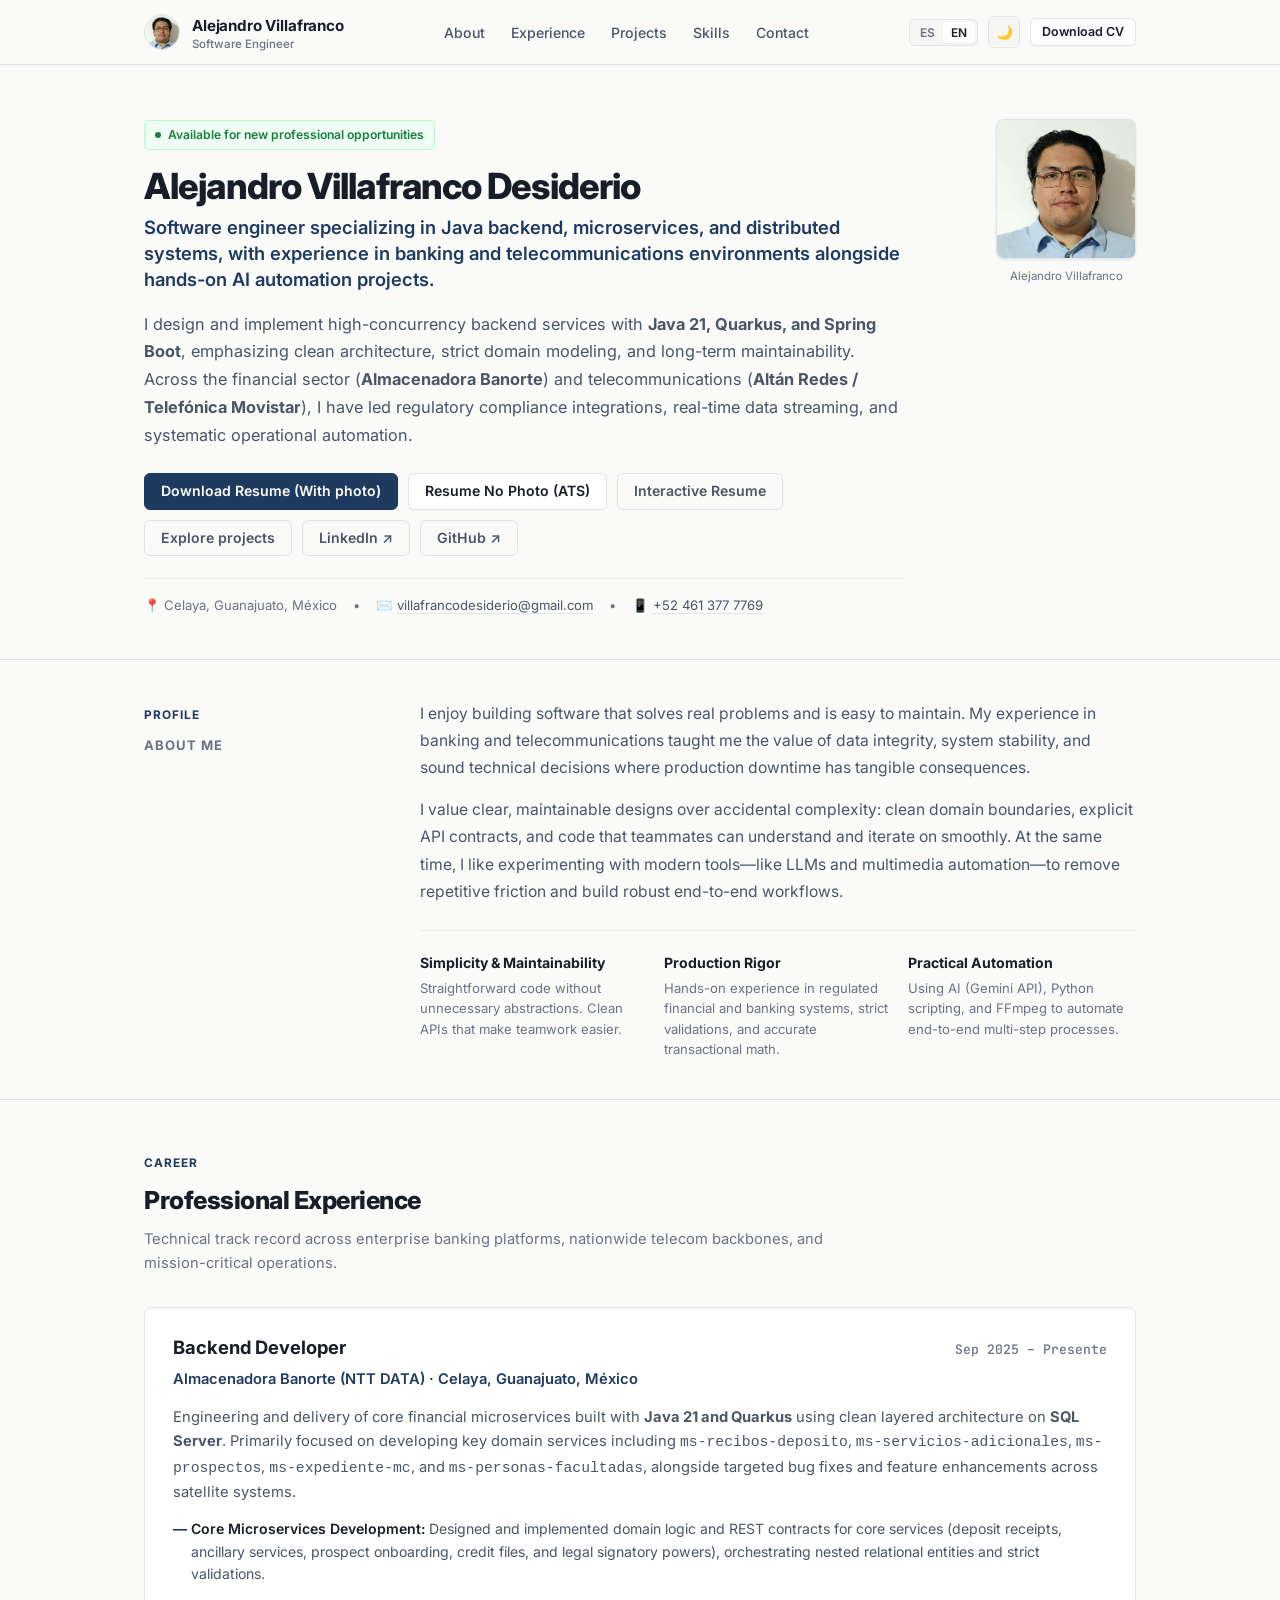
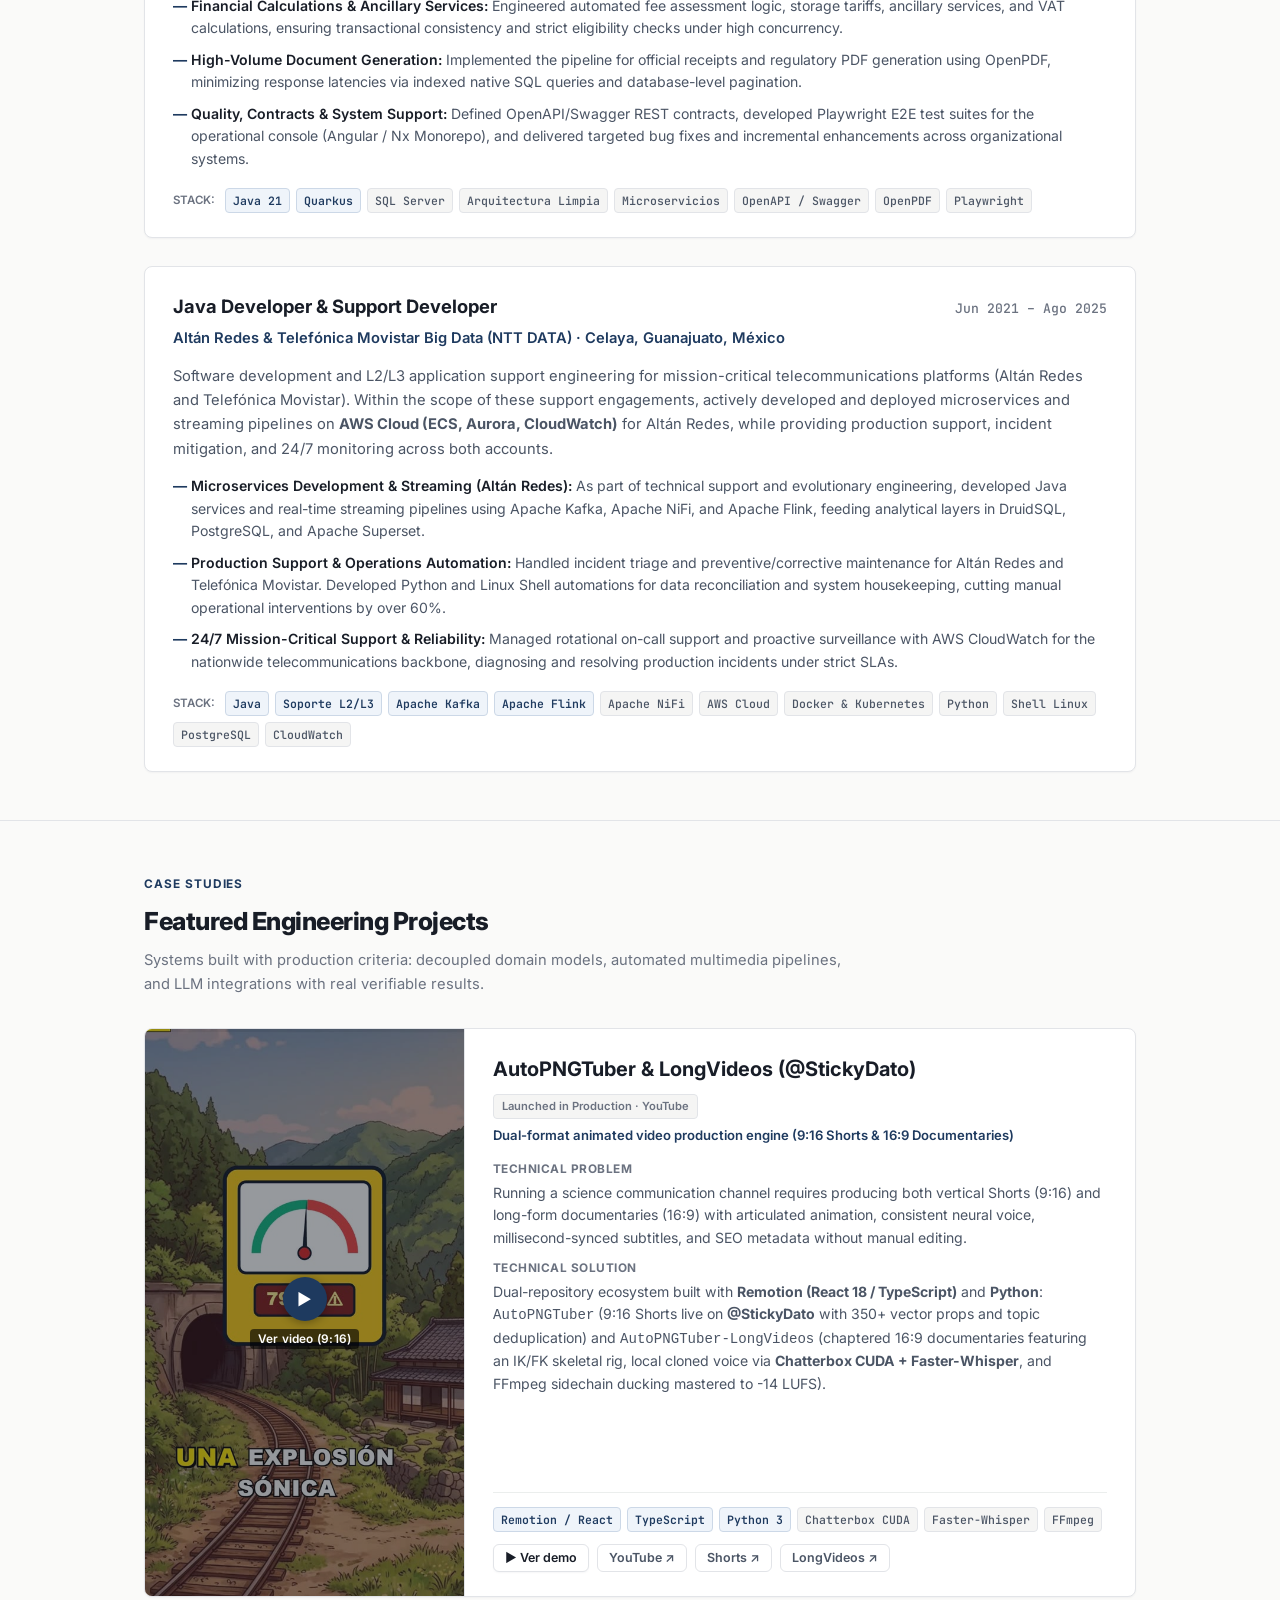
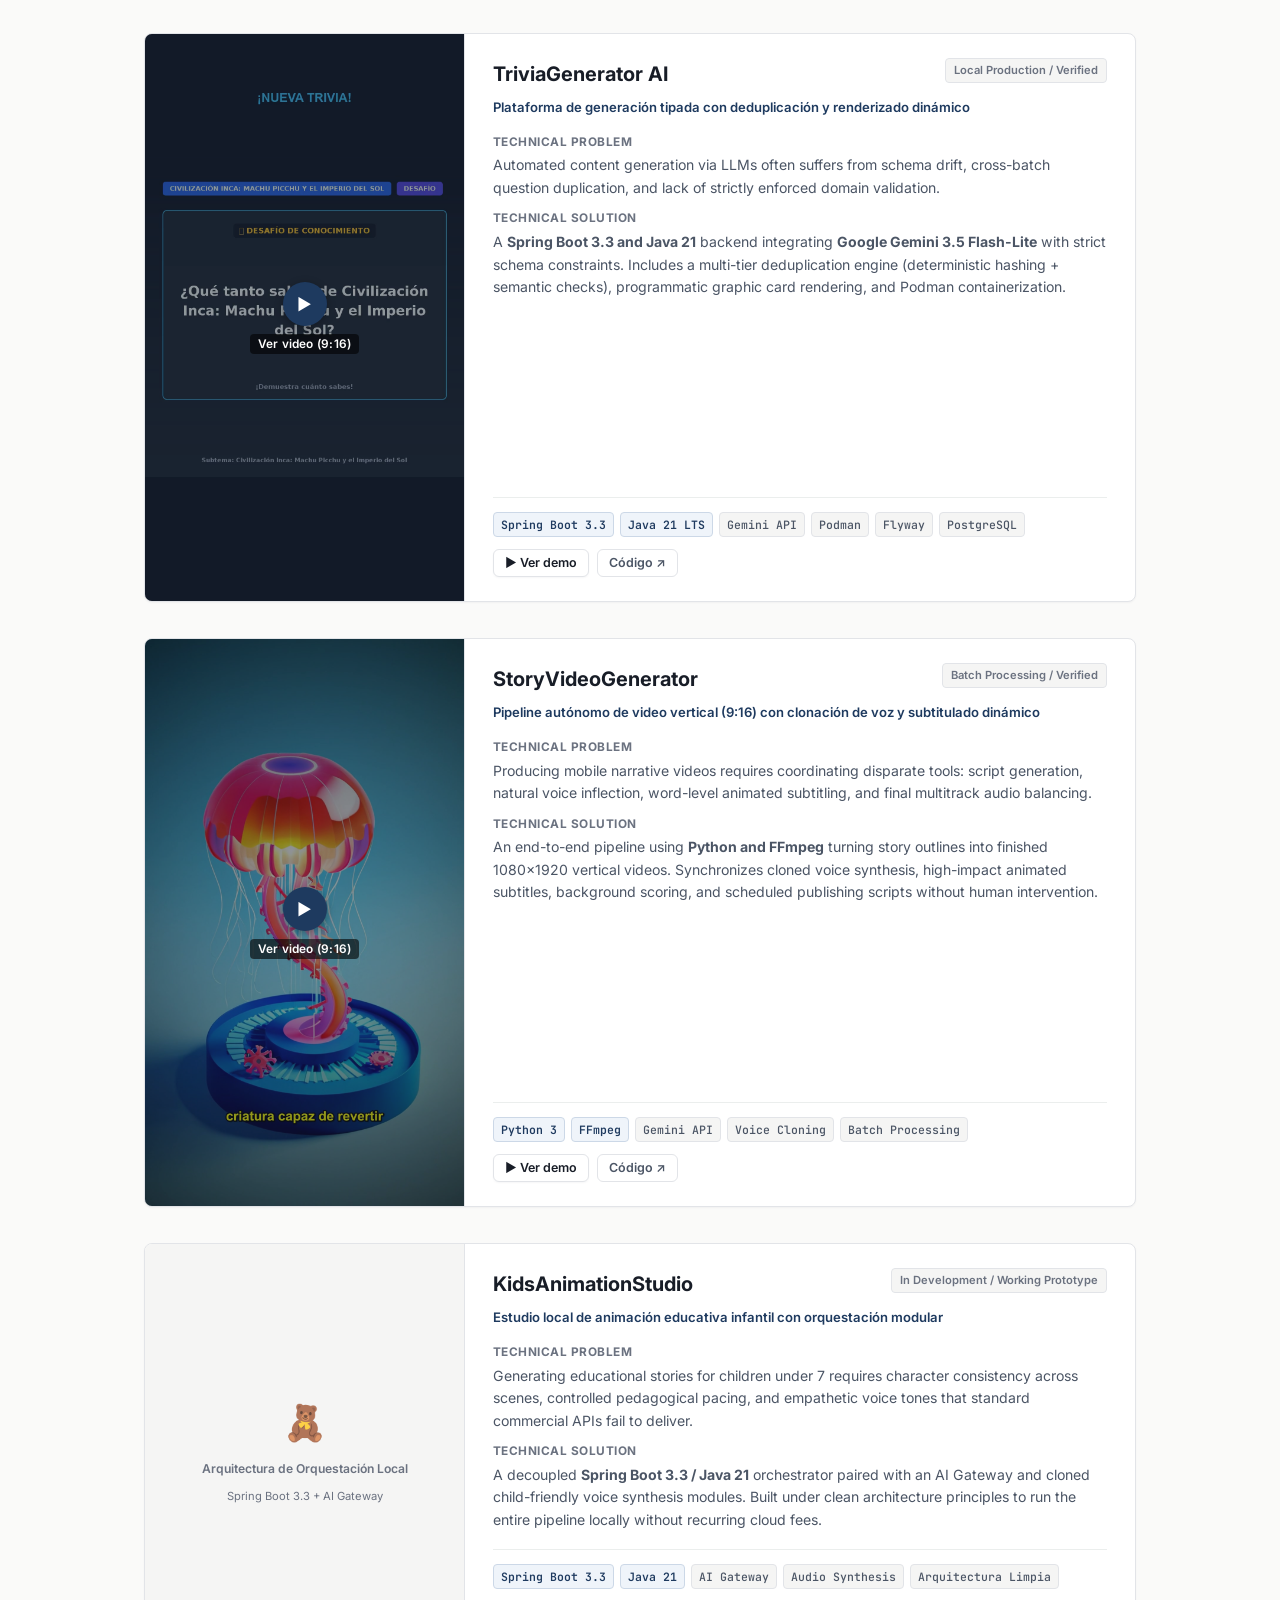
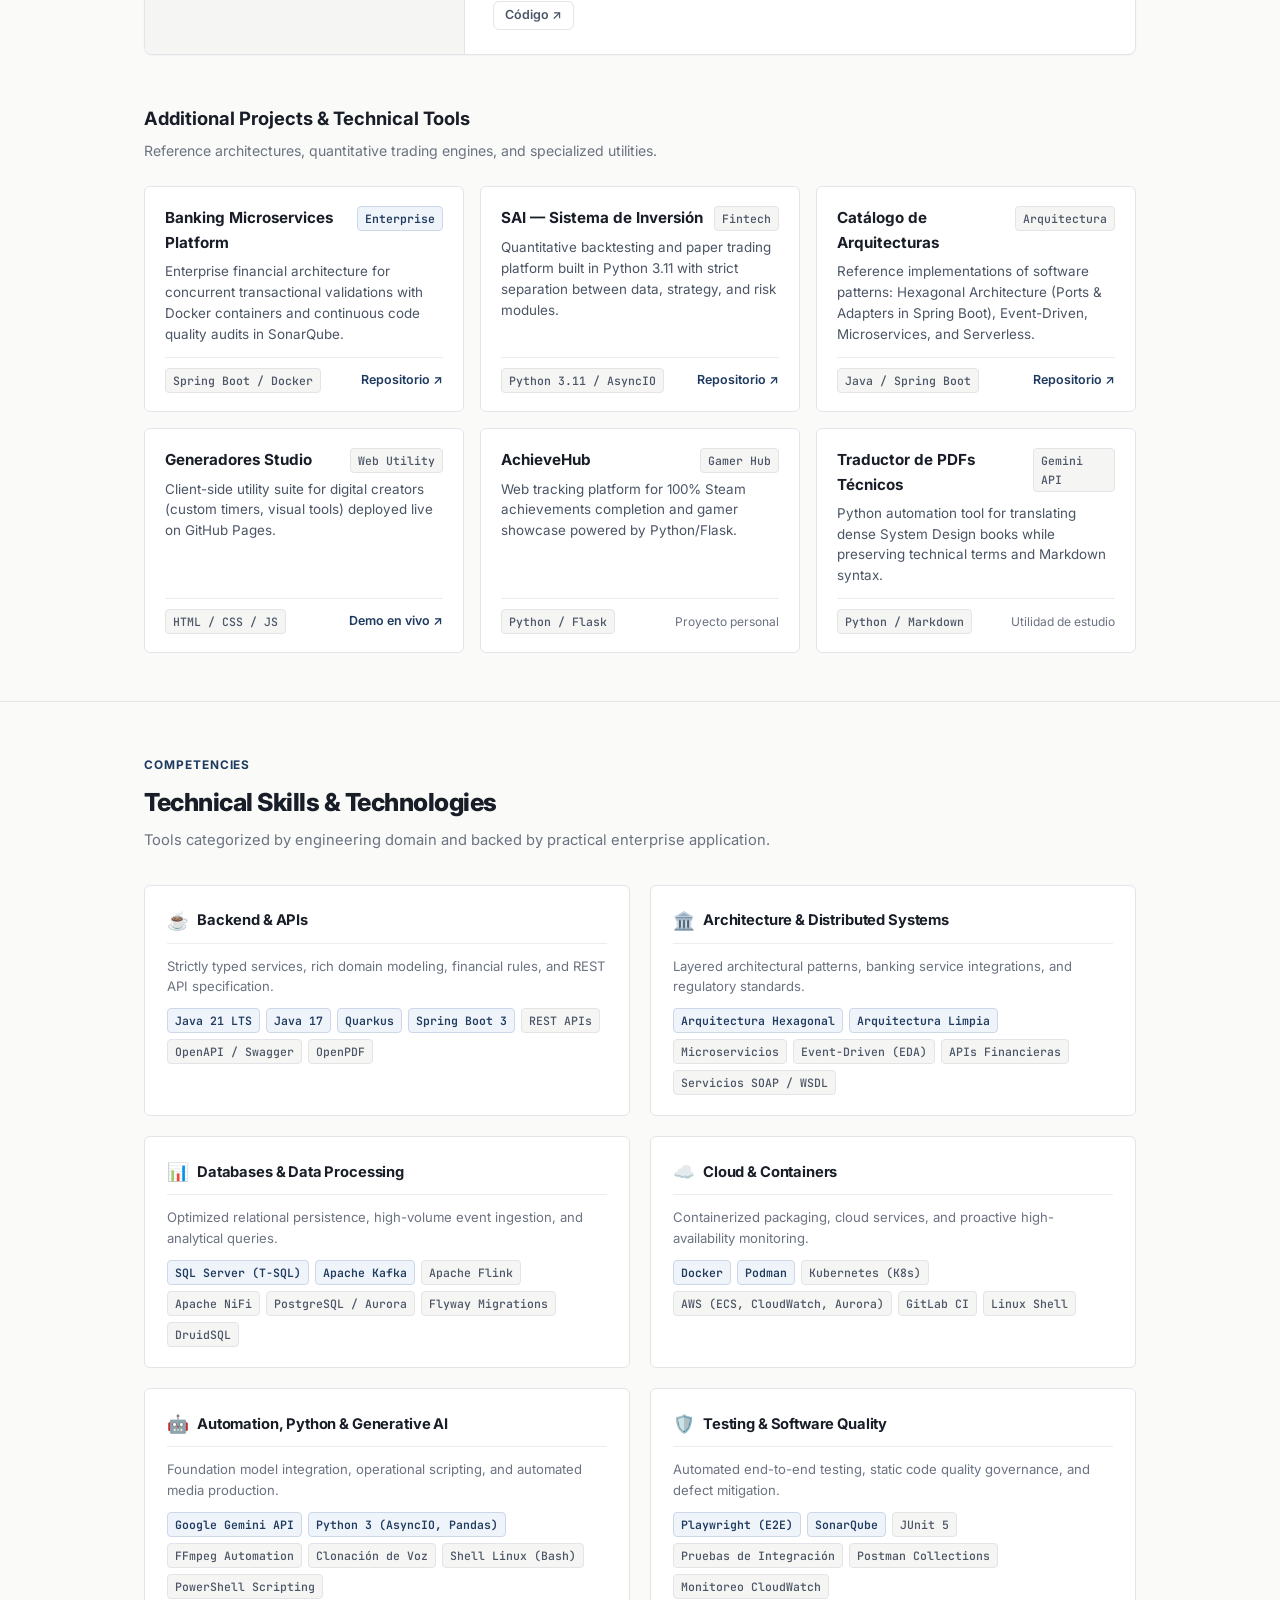
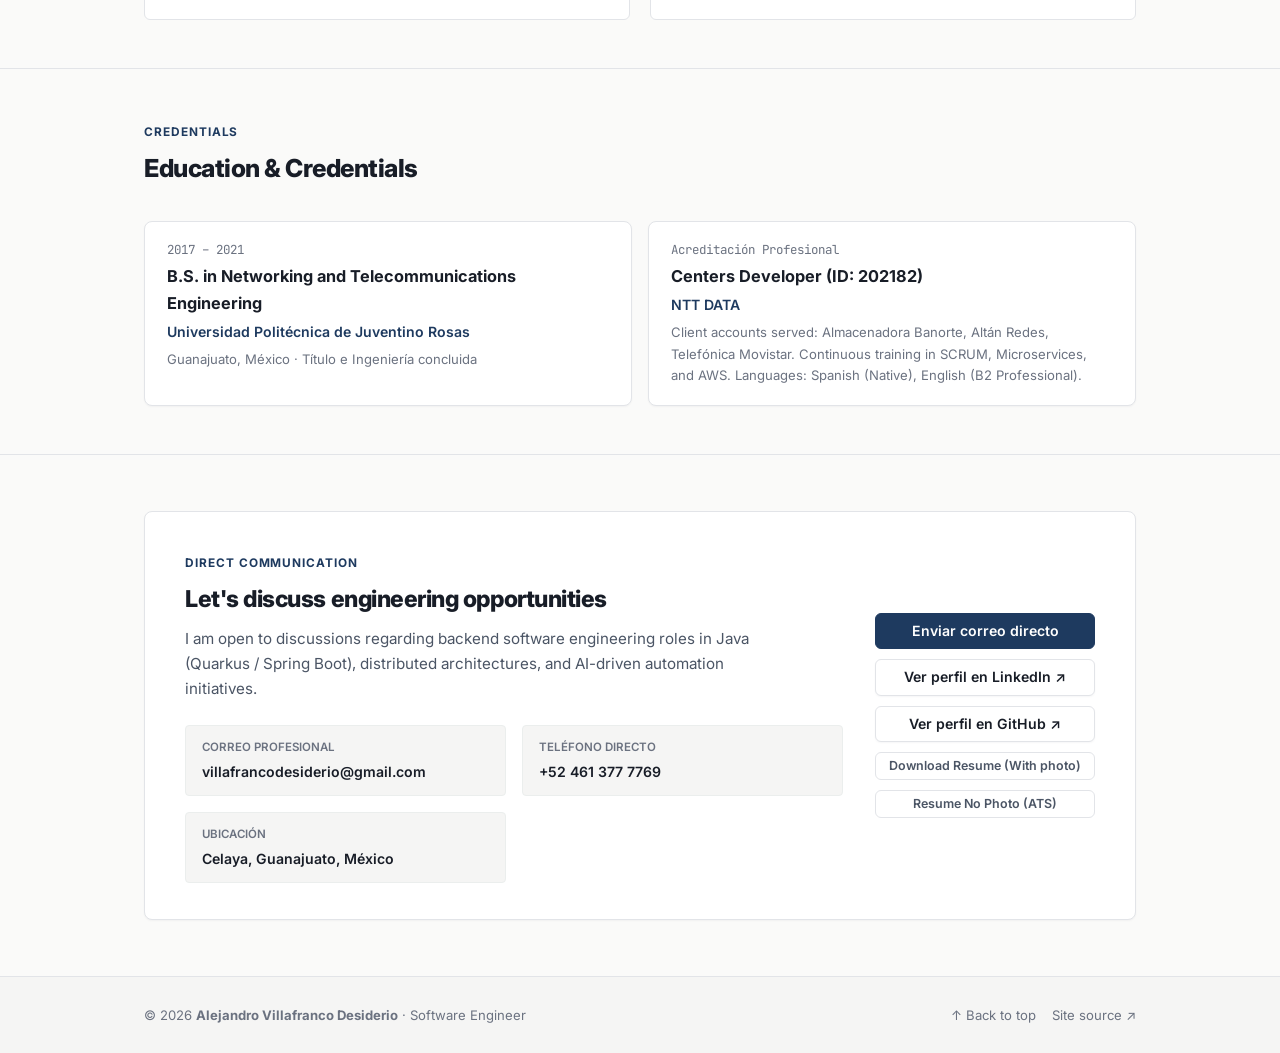
<file: index.html>
<!DOCTYPE html>
<html lang="es" data-theme="light">
<head>
  <meta charset="UTF-8">
  <meta name="viewport" content="width=device-width, initial-scale=1.0">
  <title>Alejandro Villafranco Desiderio | Ingeniero de Software</title>
  
  <meta name="description" content="Portafolio profesional de Alejandro Villafranco Desiderio: Ingeniero de software especializado en backend Java, microservicios, sistemas distribuidos y automatización mediante IA.">
  <meta name="author" content="Alejandro Villafranco Desiderio">
  
  <!-- Open Graph / Redes Profesionales -->
  <meta property="og:type" content="website">
  <meta property="og:url" content="https://alexvd1.github.io/">
  <meta property="og:title" content="Alejandro Villafranco Desiderio | Ingeniero de Software">
  <meta property="og:description" content="Especializado en backend Java (Quarkus, Spring Boot), microservicios en banca y telecomunicaciones, y pipelines de automatización con IA.">
  <meta property="og:image" content="https://alexvd1.github.io/assets/img/profile.jpg">

  <!-- Favicon -->
  <link rel="icon" type="image/jpeg" href="assets/img/profile.jpg">

  <!-- Tipografía: Inter -->
  <link rel="preconnect" href="https://fonts.googleapis.com">
  <link rel="preconnect" href="https://fonts.gstatic.com" crossorigin>
  <link href="https://fonts.googleapis.com/css2?family=Inter:wght@400;500;600;700;800&family=JetBrains+Mono:wght@500;600&display=swap" rel="stylesheet">

  <link rel="stylesheet" href="styles.css">
</head>
<body>

  <!-- ================= NAVEGACIÓN ================= -->
  <header class="navbar" role="banner">
    <div class="container navbar-inner">
      <a href="#inicio" class="nav-brand" aria-label="Alejandro Villafranco - Inicio">
        <img src="assets/img/profile.jpg" alt="Fotografía de Alejandro Villafranco" class="nav-avatar">
        <div class="nav-brand-text">
          <span class="nav-brand-name">Alejandro Villafranco</span>
          <span class="nav-brand-role">
            <span class="lang-es">Ingeniero de Software</span>
            <span class="lang-en">Software Engineer</span>
          </span>
        </div>
      </a>

      <nav class="nav-menu" role="navigation" aria-label="Navegación principal">
        <ul class="nav-links">
          <li>
            <a href="#sobre-mi" class="nav-link">
              <span class="lang-es">Sobre mí</span>
              <span class="lang-en">About</span>
            </a>
          </li>
          <li>
            <a href="#experiencia" class="nav-link">
              <span class="lang-es">Experiencia</span>
              <span class="lang-en">Experience</span>
            </a>
          </li>
          <li>
            <a href="#proyectos" class="nav-link">
              <span class="lang-es">Proyectos</span>
              <span class="lang-en">Projects</span>
            </a>
          </li>
          <li>
            <a href="#habilidades" class="nav-link">
              <span class="lang-es">Habilidades</span>
              <span class="lang-en">Skills</span>
            </a>
          </li>
          <li>
            <a href="#contacto" class="nav-link">
              <span class="lang-es">Contacto</span>
              <span class="lang-en">Contact</span>
            </a>
          </li>
        </ul>
      </nav>

      <div class="nav-actions">
        <!-- Selector Bilingüe ES / EN -->
        <div class="lang-switcher" role="group" aria-label="Selector de idioma">
          <button type="button" class="lang-btn active" id="lang-btn-es" title="Cambiar a Español">ES</button>
          <button type="button" class="lang-btn" id="lang-btn-en" title="Switch to English">EN</button>
        </div>

        <!-- Modo Oscuro / Claro Sobrio -->
        <button type="button" class="theme-btn" id="theme-toggle-btn" title="Alternar tema visual" aria-label="Alternar tema visual">
          <span id="theme-icon">🌙</span>
        </button>

        <!-- CTA Currículum -->
        <a href="assets/docs/Alejandro_Villafranco_CV_ES_Con_Foto.pdf" class="btn btn-secondary btn-sm lang-es" target="_blank" download>
          Descargar CV
        </a>
        <a href="assets/docs/Alejandro_Villafranco_CV_EN_Con_Foto.pdf" class="btn btn-secondary btn-sm lang-en" target="_blank" download>
          Download CV
        </a>
      </div>
    </div>
  </header>

  <main id="contenido-principal">
    <!-- ================= ENCABEZADO PRINCIPAL (HERO) ================= -->
    <section class="hero" id="inicio">
      <div class="container hero-layout">
        <div class="hero-main">
          <div class="status-indicator">
            <span class="status-dot"></span>
            <span class="lang-es">Disponible para nuevos retos profesionales</span>
            <span class="lang-en">Available for new professional opportunities</span>
          </div>

          <h1 class="hero-name">Alejandro Villafranco Desiderio</h1>

          <p class="hero-position">
            <span class="lang-es">Ingeniero de software especializado en backend Java, microservicios y sistemas distribuidos, con experiencia en entornos financieros y de telecomunicaciones y proyectos propios de automatización mediante IA.</span>
            <span class="lang-en">Software engineer specializing in Java backend, microservices, and distributed systems, with experience in banking and telecommunications environments alongside hands-on AI automation projects.</span>
          </p>

          <p class="hero-summary">
            <span class="lang-es">
              Diseño y construyo servicios de alta concurrencia con <strong>Java 21, Quarkus y Spring Boot</strong>, priorizando arquitecturas limpias, modelos de dominio estrictos y mantenibilidad a largo plazo. En el sector financiero (<strong>Almacenadora Banorte</strong>) y de telecomunicaciones (<strong>Altán Redes / Telefónica Movistar</strong>), he trabajado en la integración de flujos regulatorios normativos, procesamiento de datos en tiempo real y la automatización sistemática de tareas críticas.
            </span>
            <span class="lang-en">
              I design and implement high-concurrency backend services with <strong>Java 21, Quarkus, and Spring Boot</strong>, emphasizing clean architecture, strict domain modeling, and long-term maintainability. Across the financial sector (<strong>Almacenadora Banorte</strong>) and telecommunications (<strong>Altán Redes / Telefónica Movistar</strong>), I have led regulatory compliance integrations, real-time data streaming, and systematic operational automation.
            </span>
          </p>

          <div class="hero-actions">
            <!-- Botón CV Principal (Con foto) -->
            <a href="assets/docs/Alejandro_Villafranco_CV_ES_Con_Foto.pdf" class="btn btn-primary lang-es" target="_blank" download>
              Descargar CV (Con foto)
            </a>
            <a href="assets/docs/Alejandro_Villafranco_CV_EN_Con_Foto.pdf" class="btn btn-primary lang-en" target="_blank" download>
              Download Resume (With photo)
            </a>

            <!-- Botón CV Sin Foto (ATS) -->
            <a href="assets/docs/Alejandro_Villafranco_CV_ES_Sin_Foto.pdf" class="btn btn-secondary lang-es" target="_blank" download>
              CV Sin foto (ATS)
            </a>
            <a href="assets/docs/Alejandro_Villafranco_CV_EN_Sin_Foto.pdf" class="btn btn-secondary lang-en" target="_blank" download>
              Resume No Photo (ATS)
            </a>

            <!-- Visor Interactivo ATS -->
            <a href="assets/docs/cv-es.html" class="btn btn-outline lang-es" target="_blank" title="Ver y personalizar currículum interactivo (con o sin foto)">
              Ver CV Interactivo
            </a>
            <a href="assets/docs/cv-en.html" class="btn btn-outline lang-en" target="_blank" title="View and customize interactive ATS resume (with or without photo)">
              Interactive Resume
            </a>

            <!-- Proyectos -->
            <a href="#proyectos" class="btn btn-outline">
              <span class="lang-es">Explorar proyectos</span>
              <span class="lang-en">Explore projects</span>
            </a>

            <a href="https://www.linkedin.com/in/alejandro-villafranco-desiderio-3636851b6/" class="btn btn-outline" target="_blank" rel="noopener">
              LinkedIn ↗
            </a>
            <a href="https://github.com/AlexVD1" class="btn btn-outline" target="_blank" rel="noopener">
              GitHub ↗
            </a>
          </div>

          <div class="hero-meta-strip">
            <span class="hero-meta-item">📍 Celaya, Guanajuato, México</span>
            <span class="hero-meta-item">•</span>
            <span class="hero-meta-item">✉️ <a href="mailto:villafrancodesiderio@gmail.com">villafrancodesiderio@gmail.com</a></span>
            <span class="hero-meta-item">•</span>
            <span class="hero-meta-item">📱 <a href="tel:+524613777769">+52 461 377 7769</a></span>
          </div>
        </div>

        <aside class="hero-photo-aside" aria-label="Fotografía del autor">
          <img src="assets/img/profile.jpg" alt="Alejandro Villafranco" class="hero-photo">
          <span class="hero-photo-caption">Alejandro Villafranco</span>
        </aside>
      </div>
    </section>

    <!-- ================= SOBRE MÍ / ENFOQUE DE INGENIERÍA ================= -->
    <section class="about-section" id="sobre-mi">
      <div class="container about-grid">
        <div class="section-label-col">
          <span class="section-tag">
            <span class="lang-es">Perfil</span>
            <span class="lang-en">Profile</span>
          </span>
          <h2>
            <span class="lang-es">Sobre mí</span>
            <span class="lang-en">About me</span>
          </h2>
        </div>

        <div class="about-content">
          <p>
            <span class="lang-es">
              Me gusta construir software que resuelva problemas reales y sea fácil de mantener. Mi experiencia en banca y telecomunicaciones me ha enseñado la importancia de la calidad de los datos, la estabilidad del servicio y las decisiones técnicas bien fundamentadas, donde un error en producción tiene un impacto tangible.
            </span>
            <span class="lang-en">
              I enjoy building software that solves real problems and is easy to maintain. My experience in banking and telecommunications taught me the value of data integrity, system stability, and sound technical decisions where production downtime has tangible consequences.
            </span>
          </p>

          <p>
            <span class="lang-es">
              Prefiero la claridad antes que la sobreingeniería: modelos bien delimitados, contratos de API transparentes y código que cualquier compañero de equipo pueda entender y evolucionar sin fricción. Al mismo tiempo, disfruto experimentar con herramientas modernas, como modelos de lenguaje y automatización audiovisual, para eliminar tareas mecánicas y construir flujos que realmente funcionen de punta a punta.
            </span>
            <span class="lang-en">
              I value clear, maintainable designs over accidental complexity: clean domain boundaries, explicit API contracts, and code that teammates can understand and iterate on smoothly. At the same time, I like experimenting with modern tools—like LLMs and multimedia automation—to remove repetitive friction and build robust end-to-end workflows.
            </span>
          </p>

          <div class="pillars-grid">
            <div class="pillar-item">
              <h3>
                <span class="lang-es">Simplicidad & Mantenibilidad</span>
                <span class="lang-en">Simplicity & Maintainability</span>
              </h3>
              <p>
                <span class="lang-es">Código directo, sin capas innecesarias ni abstracciones forzadas. APIs claras que facilitan el trabajo en equipo.</span>
                <span class="lang-en">Straightforward code without unnecessary abstractions. Clean APIs that make teamwork easier.</span>
              </p>
            </div>

            <div class="pillar-item">
              <h3>
                <span class="lang-es">Rigor en Producción</span>
                <span class="lang-en">Production Rigor</span>
              </h3>
              <p>
                <span class="lang-es">Experiencia en sistemas financieros y bancarios regulados, validación estricta y cálculos transaccionales precisos.</span>
                <span class="lang-en">Hands-on experience in regulated financial and banking systems, strict validations, and accurate transactional math.</span>
              </p>
            </div>

            <div class="pillar-item">
              <h3>
                <span class="lang-es">Automatización Práctica</span>
                <span class="lang-en">Practical Automation</span>
              </h3>
              <p>
                <span class="lang-es">Uso de IA (Gemini API), scripts en Python y herramientas como FFmpeg para automatizar tareas complejas.</span>
                <span class="lang-en">Using AI (Gemini API), Python scripting, and FFmpeg to automate end-to-end multi-step processes.</span>
              </p>
            </div>
          </div>
        </div>
      </div>
    </section>

    <!-- ================= EXPERIENCIA PROFESIONAL ================= -->
    <section class="section" id="experiencia">
      <div class="container">
        <div class="section-header">
          <span class="section-tag">
            <span class="lang-es">Trayectoria</span>
            <span class="lang-en">Career</span>
          </span>
          <h2 class="section-title">
            <span class="lang-es">Experiencia Profesional</span>
            <span class="lang-en">Professional Experience</span>
          </h2>
          <p class="section-lead">
            <span class="lang-es">Historial técnico en desarrollo de sistemas bancarios, infraestructura de telecomunicaciones y soporte de misión crítica.</span>
            <span class="lang-en">Technical track record across enterprise banking platforms, nationwide telecom backbones, and mission-critical operations.</span>
          </p>
        </div>

        <div class="experience-list">
          <!-- Puesto 1: Almacenadora Banorte -->
          <article class="exp-entry">
            <div class="exp-top">
              <h3 class="exp-role-title">Backend Developer</h3>
              <span class="exp-period">Sep 2025 – Presente</span>
            </div>
            <div class="exp-organization">Almacenadora Banorte (NTT DATA) · Celaya, Guanajuato, México</div>

            <p class="exp-summary-text">
              <span class="lang-es">
                Ingeniería y desarrollo de microservicios financieros en <strong>Java 21 y Quarkus</strong> bajo arquitectura limpia por capas sobre <strong>SQL Server</strong>. Mi trabajo principal se centró en la construcción de servicios centrales como <code>ms-recibos-deposito</code>, <code>ms-servicios-adicionales</code>, <code>ms-prospectos</code>, <code>ms-expediente-mc</code> y <code>ms-personas-facultadas</code>, además de la resolución de incidencias (fixes) y soporte evolutivo en proyectos satélite.
              </span>
              <span class="lang-en">
                Engineering and delivery of core financial microservices built with <strong>Java 21 and Quarkus</strong> using clean layered architecture on <strong>SQL Server</strong>. Primarily focused on developing key domain services including <code>ms-recibos-deposito</code>, <code>ms-servicios-adicionales</code>, <code>ms-prospectos</code>, <code>ms-expediente-mc</code>, and <code>ms-personas-facultadas</code>, alongside targeted bug fixes and feature enhancements across satellite systems.
              </span>
            </p>

            <ul class="exp-contributions">
              <li>
                <span class="lang-es"><strong>Desarrollo de Microservicios Core:</strong> Diseñé e implementé la lógica de negocio y contratos REST para los servicios centrales de recibos de depósito, servicios adicionales, prospectos, expedientes de crédito y facultades legales, gestionando entidades anidadas y validaciones estrictas.</span>
                <span class="lang-en"><strong>Core Microservices Development:</strong> Designed and implemented domain logic and REST contracts for core services (deposit receipts, ancillary services, prospect onboarding, credit files, and legal signatory powers), orchestrating nested relational entities and strict validations.</span>
              </li>
              <li>
                <span class="lang-es"><strong>Cálculo Financiero & Servicios Adicionales:</strong> Construí la lógica transaccional para el dictamen y cálculo automatizado de importes, tarifas de almacenamiento, cobro de servicios adicionales e IVA, garantizando consistencia y validación de elegibilidad en alta concurrencia.</span>
                <span class="lang-en"><strong>Financial Calculations & Ancillary Services:</strong> Engineered automated fee assessment logic, storage tariffs, ancillary services, and VAT calculations, ensuring transactional consistency and strict eligibility checks under high concurrency.</span>
              </li>
              <li>
                <span class="lang-es"><strong>Emisión Optimizada de Documentos PDF:</strong> Implementé el pipeline para la emisión masiva de comprobantes oficiales y recibos normativos con OpenPDF, reduciendo tiempos de latencia mediante consultas SQL nativas afinadas y paginación a nivel base de datos.</span>
                <span class="lang-en"><strong>High-Volume Document Generation:</strong> Implemented the pipeline for official receipts and regulatory PDF generation using OpenPDF, minimizing response latencies via indexed native SQL queries and database-level pagination.</span>
              </li>
              <li>
                <span class="lang-es"><strong>Calidad, Pruebas & Soporte Evolutivo:</strong> Definición de contratos API REST con OpenAPI/Swagger, desarrollo de pruebas E2E con Playwright para la consola operativa (Angular / Nx Monorepo) y atención de correcciones (bug fixes) y evolutivos en el resto de aplicaciones de la organización.</span>
                <span class="lang-en"><strong>Quality, Contracts & System Support:</strong> Defined OpenAPI/Swagger REST contracts, developed Playwright E2E test suites for the operational console (Angular / Nx Monorepo), and delivered targeted bug fixes and incremental enhancements across organizational systems.</span>
              </li>
            </ul>

            <div class="tag-list">
              <span class="tag-label">Stack:</span>
              <span class="tag tag-accent">Java 21</span>
              <span class="tag tag-accent">Quarkus</span>
              <span class="tag">SQL Server</span>
              <span class="tag">Arquitectura Limpia</span>
              <span class="tag">Microservicios</span>
              <span class="tag">OpenAPI / Swagger</span>
              <span class="tag">OpenPDF</span>
              <span class="tag">Playwright</span>
            </div>
          </article>

          <!-- Puesto 2: Altán Redes / Telefónica Movistar -->
          <article class="exp-entry">
            <div class="exp-top">
              <h3 class="exp-role-title">Java Developer & Support Developer</h3>
              <span class="exp-period">Jun 2021 – Ago 2025</span>
            </div>
            <div class="exp-organization">Altán Redes & Telefónica Movistar Big Data (NTT DATA) · Celaya, Guanajuato, México</div>

            <p class="exp-summary-text">
              <span class="lang-es">
                Ingeniería de desarrollo y soporte aplicativo nivel 2/3 para proyectos de misión crítica en telecomunicaciones (Altán Redes y Telefónica Movistar). Dentro del marco de estos proyectos de soporte, en Altán Redes participé activamente en el desarrollo y despliegue de microservicios y pipelines de streaming sobre <strong>AWS Cloud (ECS, Aurora, CloudWatch)</strong>, mientras que en ambas cuentas gestioné la estabilidad en producción, resolución de incidencias y monitoreo 24/7.
              </span>
              <span class="lang-en">
                Software development and L2/L3 application support engineering for mission-critical telecommunications platforms (Altán Redes and Telefónica Movistar). Within the scope of these support engagements, actively developed and deployed microservices and streaming pipelines on <strong>AWS Cloud (ECS, Aurora, CloudWatch)</strong> for Altán Redes, while providing production support, incident mitigation, and 24/7 monitoring across both accounts.
              </span>
            </p>

            <ul class="exp-contributions">
              <li>
                <span class="lang-es"><strong>Desarrollo de Microservicios & Streaming (Altán Redes):</strong> Como parte del proyecto de soporte y evolución técnica, desarrollé servicios en Java y flujos de procesamiento en tiempo real con Apache Kafka, Apache NiFi y Apache Flink, alimentando tableros analíticos en DruidSQL, PostgreSQL y Apache Superset.</span>
                <span class="lang-en"><strong>Microservices Development & Streaming (Altán Redes):</strong> As part of technical support and evolutionary engineering, developed Java services and real-time streaming pipelines using Apache Kafka, Apache NiFi, and Apache Flink, feeding analytical layers in DruidSQL, PostgreSQL, and Apache Superset.</span>
              </li>
              <li>
                <span class="lang-es"><strong>Soporte a Producción & Automatización Operativa:</strong> Atención a incidencias y mantenimiento preventivo/correctivo para Altán Redes y Telefónica Movistar. Creación de scripts en Python y Shell Linux para conciliación de datos y tareas operativas, reduciendo fallas e intervenciones manuales en más de un 60%.</span>
                <span class="lang-en"><strong>Production Support & Operations Automation:</strong> Handled incident triage and preventive/corrective maintenance for Altán Redes and Telefónica Movistar. Developed Python and Linux Shell automations for data reconciliation and system housekeeping, cutting manual operational interventions by over 60%.</span>
              </li>
              <li>
                <span class="lang-es"><strong>Guardias Técnicas & Misión Crítica (24/7):</strong> Cobertura de guardias rotativas y monitoreo proactivo con AWS CloudWatch para la red troncal nacional, diagnosticando y mitigando fallas bajo estrictos acuerdos de nivel de servicio (SLA).</span>
                <span class="lang-en"><strong>24/7 Mission-Critical Support & Reliability:</strong> Managed rotational on-call support and proactive surveillance with AWS CloudWatch for the nationwide telecommunications backbone, diagnosing and resolving production incidents under strict SLAs.</span>
              </li>
            </ul>

            <div class="tag-list">
              <span class="tag-label">Stack:</span>
              <span class="tag tag-accent">Java</span>
              <span class="tag tag-accent">Soporte L2/L3</span>
              <span class="tag tag-accent">Apache Kafka</span>
              <span class="tag tag-accent">Apache Flink</span>
              <span class="tag">Apache NiFi</span>
              <span class="tag">AWS Cloud</span>
              <span class="tag">Docker & Kubernetes</span>
              <span class="tag">Python</span>
              <span class="tag">Shell Linux</span>
              <span class="tag">PostgreSQL</span>
              <span class="tag">CloudWatch</span>
            </div>
          </article>
        </div>
      </div>
    </section>

    <!-- ================= PROYECTOS DESTACADOS (CASOS DE INGENIERÍA) ================= -->
    <section class="section" id="proyectos">
      <div class="container">
        <div class="section-header">
          <span class="section-tag">
            <span class="lang-es">Casos de Estudio</span>
            <span class="lang-en">Case Studies</span>
          </span>
          <h2 class="section-title">
            <span class="lang-es">Proyectos Destacados de Ingeniería</span>
            <span class="lang-en">Featured Engineering Projects</span>
          </h2>
          <p class="section-lead">
            <span class="lang-es">Sistemas desarrollados con criterio de producción: modelos de dominio desacoplados, pipelines de generación multimedia e integración con modelos de lenguaje.</span>
            <span class="lang-en">Systems built with production criteria: decoupled domain models, automated multimedia pipelines, and LLM integrations with real verifiable results.</span>
          </p>
        </div>

        <div class="featured-cases">
          <!-- CASO 0: AUTOPNGTUBER & STICKYDATO (PROYECTO LANZADO) -->
          <article class="case-card">
            <div class="case-preview">
              <img src="assets/img/autopngtuber_preview.jpg" alt="Captura auténtica de AutoPNGTuber para @StickyDato">
              <button type="button" class="case-video-trigger"
                      data-video-src="assets/videos/autopngtuber_preview.mp4"
                      data-title-es="AutoPNGTuber (@StickyDato) — Demostración de Video Automatizado (9:16)"
                      data-title-en="AutoPNGTuber (@StickyDato) — Automated Video Demonstration (9:16)"
                      aria-label="Reproducir video de AutoPNGTuber">
                <span class="play-badge">▶</span>
                <span class="play-text">Ver video (9:16)</span>
              </button>
            </div>

            <div class="case-content">
              <div class="case-header">
                <h3 class="case-title">AutoPNGTuber &amp; LongVideos (@StickyDato)</h3>
                <span class="status-badge">
                  <span class="lang-es">Lanzado en Producción · YouTube</span>
                  <span class="lang-en">Launched in Production · YouTube</span>
                </span>
              </div>
              <div class="case-subtitle">
                <span class="lang-es">Motor dual de producción audiovisual animada (Shorts 9:16 y Documentales 16:9)</span>
                <span class="lang-en">Dual-format animated video production engine (9:16 Shorts &amp; 16:9 Documentaries)</span>
              </div>

              <div class="case-blocks">
                <div>
                  <div class="case-block-label">
                    <span class="lang-es">Problema técnico</span>
                    <span class="lang-en">Technical Problem</span>
                  </div>
                  <p class="case-block-text">
                    <span class="lang-es">Operar un canal de divulgación científica requiere producir tanto Shorts verticales (9:16) como documentales largos (16:9) con animación articulada, voz neuronal consistente, subtítulos sincronizados al milisegundo y metadatos SEO sin edición manual.</span>
                    <span class="lang-en">Running a science communication channel requires producing both vertical Shorts (9:16) and long-form documentaries (16:9) with articulated animation, consistent neural voice, millisecond-synced subtitles, and SEO metadata without manual editing.</span>
                  </p>
                </div>

                <div>
                  <div class="case-block-label">
                    <span class="lang-es">Solución implementada</span>
                    <span class="lang-en">Technical Solution</span>
                  </div>
                  <p class="case-block-text">
                    <span class="lang-es">Ecosistema construido en <strong>Remotion (React 18 / TypeScript)</strong> y <strong>Python</strong> con dos repositorios especializados: <code>AutoPNGTuber</code> (Shorts 9:16 en producción en <strong>@StickyDato</strong> con +350 props vectoriales y detector de duplicados) y <code>AutoPNGTuber-LongVideos</code> (documentales 16:9 por capítulos con rig esquelético IK/FK, voz clonada local vía <strong>Chatterbox CUDA + Faster-Whisper</strong> y masterizado FFmpeg con <em>sidechain ducking</em> a -14 LUFS).</span>
                    <span class="lang-en">Dual-repository ecosystem built with <strong>Remotion (React 18 / TypeScript)</strong> and <strong>Python</strong>: <code>AutoPNGTuber</code> (9:16 Shorts live on <strong>@StickyDato</strong> with 350+ vector props and topic deduplication) and <code>AutoPNGTuber-LongVideos</code> (chaptered 16:9 documentaries featuring an IK/FK skeletal rig, local cloned voice via <strong>Chatterbox CUDA + Faster-Whisper</strong>, and FFmpeg sidechain ducking mastered to -14 LUFS).</span>
                  </p>
                </div>
              </div>

              <div class="case-footer">
                <div class="tag-list">
                  <span class="tag tag-accent">Remotion / React</span>
                  <span class="tag tag-accent">TypeScript</span>
                  <span class="tag tag-accent">Python 3</span>
                  <span class="tag">Chatterbox CUDA</span>
                  <span class="tag">Faster-Whisper</span>
                  <span class="tag">FFmpeg</span>
                </div>
                <div class="case-actions">
                  <button type="button" class="btn btn-secondary btn-sm"
                          data-video-src="assets/videos/autopngtuber_preview.mp4"
                          data-title-es="AutoPNGTuber (@StickyDato) — Demostración de Video Automatizado (9:16)"
                          data-title-en="AutoPNGTuber (@StickyDato) — Automated Video Demonstration (9:16)">
                    ▶ Ver demo
                  </button>
                  <a href="https://www.youtube.com/@StickyDato" class="btn btn-outline btn-sm" target="_blank" rel="noopener">
                    YouTube ↗
                  </a>
                  <a href="https://github.com/AlexVD1/AutoPNGTuber" class="btn btn-outline btn-sm" target="_blank" rel="noopener">
                    Shorts ↗
                  </a>
                  <a href="https://github.com/AlexVD1/AutoPNGTuber-LongVideos" class="btn btn-outline btn-sm" target="_blank" rel="noopener">
                    LongVideos ↗
                  </a>
                </div>
              </div>
            </div>
          </article>

          <!-- CASO 1: TRIVIA GENERATOR AI -->
          <article class="case-card">
            <div class="case-preview">
              <img src="assets/img/trivia_preview.jpg" alt="Captura auténtica de TriviaGenerator AI">
              <button type="button" class="case-video-trigger" 
                      data-video-src="assets/videos/trivia_preview.mp4" 
                      data-title-es="TriviaGenerator AI — Demostración de Video Automatizado" 
                      data-title-en="TriviaGenerator AI — Automated Video Demonstration"
                      aria-label="Reproducir video de TriviaGenerator AI">
                <span class="play-badge">▶</span>
                <span class="play-text">Ver video (9:16)</span>
              </button>
            </div>

            <div class="case-content">
              <div class="case-header">
                <h3 class="case-title">TriviaGenerator AI</h3>
                <span class="status-badge">
                  <span class="lang-es">Producción local / Funcional</span>
                  <span class="lang-en">Local Production / Verified</span>
                </span>
              </div>
              <div class="case-subtitle">Plataforma de generación tipada con deduplicación y renderizado dinámico</div>

              <div class="case-blocks">
                <div>
                  <div class="case-block-label">
                    <span class="lang-es">Problema técnico</span>
                    <span class="lang-en">Technical Problem</span>
                  </div>
                  <p class="case-block-text">
                    <span class="lang-es">La generación automatizada de contenido educativo con modelos de lenguaje suele sufrir de inconsistencia de esquemas, respuestas duplicadas entre lotes y falta de validación tipada estricta.</span>
                    <span class="lang-en">Automated content generation via LLMs often suffers from schema drift, cross-batch question duplication, and lack of strictly enforced domain validation.</span>
                  </p>
                </div>

                <div>
                  <div class="case-block-label">
                    <span class="lang-es">Solución implementada</span>
                    <span class="lang-en">Technical Solution</span>
                  </div>
                  <p class="case-block-text">
                    <span class="lang-es">Backend en <strong>Spring Boot 3.3 y Java 21</strong> que conecta con <strong>Google Gemini 3.5 Flash-Lite</strong> mediante esquemas estructurados. Implementa un motor de deduplicación multicapa (hash determinista + comparación semántica), renderizado programático de tarjetas gráficas y aislamiento de contenedores en Podman.</span>
                    <span class="lang-en">A <strong>Spring Boot 3.3 and Java 21</strong> backend integrating <strong>Google Gemini 3.5 Flash-Lite</strong> with strict schema constraints. Includes a multi-tier deduplication engine (deterministic hashing + semantic checks), programmatic graphic card rendering, and Podman containerization.</span>
                  </p>
                </div>
              </div>

              <div class="case-footer">
                <div class="tag-list">
                  <span class="tag tag-accent">Spring Boot 3.3</span>
                  <span class="tag tag-accent">Java 21 LTS</span>
                  <span class="tag">Gemini API</span>
                  <span class="tag">Podman</span>
                  <span class="tag">Flyway</span>
                  <span class="tag">PostgreSQL</span>
                </div>
                <div class="case-actions">
                  <button type="button" class="btn btn-secondary btn-sm"
                          data-video-src="assets/videos/trivia_preview.mp4"
                          data-title-es="TriviaGenerator AI — Demostración de Video Automatizado"
                          data-title-en="TriviaGenerator AI — Automated Video Demonstration">
                    ▶ Ver demo
                  </button>
                  <a href="https://github.com/AlexVD1/AIO/tree/main/triviaGenerator" class="btn btn-outline btn-sm" target="_blank" rel="noopener">
                    Código ↗
                  </a>
                </div>
              </div>
            </div>
          </article>

          <!-- CASO 2: STORY VIDEO GENERATOR -->
          <article class="case-card">
            <div class="case-preview">
              <img src="assets/img/story_preview.jpg" alt="Captura auténtica de StoryVideoGenerator">
              <button type="button" class="case-video-trigger" 
                      data-video-src="assets/videos/story_preview.mp4" 
                      data-title-es="StoryVideoGenerator — Demostración de Video Vertical (9:16)" 
                      data-title-en="StoryVideoGenerator — Vertical Video Demonstration (9:16)"
                      aria-label="Reproducir video de StoryVideoGenerator">
                <span class="play-badge">▶</span>
                <span class="play-text">Ver video (9:16)</span>
              </button>
            </div>

            <div class="case-content">
              <div class="case-header">
                <h3 class="case-title">StoryVideoGenerator</h3>
                <span class="status-badge">
                  <span class="lang-es">Operación continua / Batch</span>
                  <span class="lang-en">Batch Processing / Verified</span>
                </span>
              </div>
              <div class="case-subtitle">Pipeline autónomo de video vertical (9:16) con clonación de voz y subtitulado dinámico</div>

              <div class="case-blocks">
                <div>
                  <div class="case-block-label">
                    <span class="lang-es">Problema técnico</span>
                    <span class="lang-en">Technical Problem</span>
                  </div>
                  <p class="case-block-text">
                    <span class="lang-es">La producción de video vertical narrativo para redes móviles requiere orquestar múltiples herramientas dispares: redacción de guiones, generación de audio con cadencia natural, animación de subtítulos palabra por palabra y renderizado con audio balanceado.</span>
                    <span class="lang-en">Producing mobile narrative videos requires coordinating disparate tools: script generation, natural voice inflection, word-level animated subtitling, and final multitrack audio balancing.</span>
                  </p>
                </div>

                <div>
                  <div class="case-block-label">
                    <span class="lang-es">Solución implementada</span>
                    <span class="lang-en">Technical Solution</span>
                  </div>
                  <p class="case-block-text">
                    <span class="lang-es">Pipeline integral en <strong>Python y FFmpeg</strong> que transforma premisas narrativas en piezas audiovisuales terminadas en 1080×1920. Integra síntesis y clonación de voz, subtítulos dinámicos de alto impacto, música incidental y scripts para publicación programada sin intervención manual.</span>
                    <span class="lang-en">An end-to-end pipeline using <strong>Python and FFmpeg</strong> turning story outlines into finished 1080×1920 vertical videos. Synchronizes cloned voice synthesis, high-impact animated subtitles, background scoring, and scheduled publishing scripts without human intervention.</span>
                  </p>
                </div>
              </div>

              <div class="case-footer">
                <div class="tag-list">
                  <span class="tag tag-accent">Python 3</span>
                  <span class="tag tag-accent">FFmpeg</span>
                  <span class="tag">Gemini API</span>
                  <span class="tag">Voice Cloning</span>
                  <span class="tag">Batch Processing</span>
                </div>
                <div class="case-actions">
                  <button type="button" class="btn btn-secondary btn-sm"
                          data-video-src="assets/videos/story_preview.mp4"
                          data-title-es="StoryVideoGenerator — Demostración de Video Vertical (9:16)"
                          data-title-en="StoryVideoGenerator — Vertical Video Demonstration (9:16)">
                    ▶ Ver demo
                  </button>
                  <a href="https://github.com/AlexVD1/AIO/tree/main/StoryVideoGenerator" class="btn btn-outline btn-sm" target="_blank" rel="noopener">
                    Código ↗
                  </a>
                </div>
              </div>
            </div>
          </article>

          <!-- CASO 3: KIDS ANIMATION STUDIO -->
          <article class="case-card">
            <div class="case-preview">
              <div class="case-preview-placeholder">
                <span class="case-preview-icon">🧸</span>
                <span class="case-preview-note">Arquitectura de Orquestación Local</span>
                <span style="font-size:0.7rem; color:var(--text-muted);">Spring Boot 3.3 + AI Gateway</span>
              </div>
            </div>

            <div class="case-content">
              <div class="case-header">
                <h3 class="case-title">KidsAnimationStudio</h3>
                <span class="status-badge">
                  <span class="lang-es">En desarrollo / Prototipo funcional</span>
                  <span class="lang-en">In Development / Working Prototype</span>
                </span>
              </div>
              <div class="case-subtitle">Estudio local de animación educativa infantil con orquestación modular</div>

              <div class="case-blocks">
                <div>
                  <div class="case-block-label">
                    <span class="lang-es">Problema técnico</span>
                    <span class="lang-en">Technical Problem</span>
                  </div>
                  <p class="case-block-text">
                    <span class="lang-es">La generación de narraciones para niños menores de 7 años demanda coherencia de personajes a lo largo de múltiples escenas, ritmo pedagógico pausado y tonos de voz empáticos que las APIs comerciales genéricas no logran sostener.</span>
                    <span class="lang-en">Generating educational stories for children under 7 requires character consistency across scenes, controlled pedagogical pacing, and empathetic voice tones that standard commercial APIs fail to deliver.</span>
                  </p>
                </div>

                <div>
                  <div class="case-block-label">
                    <span class="lang-es">Solución implementada</span>
                    <span class="lang-en">Technical Solution</span>
                  </div>
                  <p class="case-block-text">
                    <span class="lang-es">Orquestador en <strong>Spring Boot 3.3 / Java 21</strong> completamente desacoplado de su proyecto hermano, enlazado a una pasarela local de IA (AI Gateway) y motores de síntesis de voz clonada infantil. Diseñado con arquitectura limpia para ejecutar el pipeline completo en infraestructura local.</span>
                    <span class="lang-en">A decoupled <strong>Spring Boot 3.3 / Java 21</strong> orchestrator paired with an AI Gateway and cloned child-friendly voice synthesis modules. Built under clean architecture principles to run the entire pipeline locally without recurring cloud fees.</span>
                  </p>
                </div>
              </div>

              <div class="case-footer">
                <div class="tag-list">
                  <span class="tag tag-accent">Spring Boot 3.3</span>
                  <span class="tag tag-accent">Java 21</span>
                  <span class="tag">AI Gateway</span>
                  <span class="tag">Audio Synthesis</span>
                  <span class="tag">Arquitectura Limpia</span>
                </div>
                <div class="case-actions">
                  <a href="https://github.com/AlexVD1/AIO/tree/main/KidsAnimationStudio" class="btn btn-outline btn-sm" target="_blank" rel="noopener">
                    Código ↗
                  </a>
                </div>
              </div>
            </div>
          </article>
        </div>

        <!-- ================= PROYECTOS SECUNDARIOS ================= -->
        <div style="margin-top: 48px;">
          <h3 style="font-size: 1.15rem; font-weight: 700; color: var(--text-primary); margin-bottom: 6px;">
            <span class="lang-es">Otros Proyectos y Herramientas Técnicas</span>
            <span class="lang-en">Additional Projects & Technical Tools</span>
          </h3>
          <p style="font-size: 0.88rem; color: var(--text-muted); margin-bottom: 18px;">
            <span class="lang-es">Arquitecturas de referencia, simuladores de inversión cuantitativa y utilidades de software.</span>
            <span class="lang-en">Reference architectures, quantitative trading engines, and specialized utilities.</span>
          </p>

          <div class="secondary-projects-grid">
            <!-- Banking Platform -->
            <div class="sec-card">
              <div class="sec-card-header">
                <h4 class="sec-card-title">Banking Microservices Platform</h4>
                <span class="tag tag-accent">Enterprise</span>
              </div>
              <p class="sec-card-desc">
                <span class="lang-es">Arquitectura financiera desacoplada para transacciones y validaciones concurrentes con contenedores Docker y auditoría de calidad continua en SonarQube.</span>
                <span class="lang-en">Enterprise financial architecture for concurrent transactional validations with Docker containers and continuous code quality audits in SonarQube.</span>
              </p>
              <div class="sec-card-footer">
                <span class="tag">Spring Boot / Docker</span>
                <a href="https://github.com/AlexVD1/AIO/tree/main/studying" class="sec-card-link" target="_blank" rel="noopener">Repositorio ↗</a>
              </div>
            </div>

            <!-- SAI -->
            <div class="sec-card">
              <div class="sec-card-header">
                <h4 class="sec-card-title">SAI — Sistema de Inversión</h4>
                <span class="tag">Fintech</span>
              </div>
              <p class="sec-card-desc">
                <span class="lang-es">Plataforma cuantitativa de backtesting y simulación (paper trading) en Python 3.11 con separación estricta: datos, análisis, estrategia, riesgo y ejecución.</span>
                <span class="lang-en">Quantitative backtesting and paper trading platform built in Python 3.11 with strict separation between data, strategy, and risk modules.</span>
              </p>
              <div class="sec-card-footer">
                <span class="tag">Python 3.11 / AsyncIO</span>
                <a href="https://github.com/AlexVD1/SAI" class="sec-card-link" target="_blank" rel="noopener">Repositorio ↗</a>
              </div>
            </div>

            <!-- Catálogo de Arquitecturas -->
            <div class="sec-card">
              <div class="sec-card-header">
                <h4 class="sec-card-title">Catálogo de Arquitecturas</h4>
                <span class="tag">Arquitectura</span>
              </div>
              <p class="sec-card-desc">
                <span class="lang-es">Ejemplos y análisis de patrones de software: Arquitectura Hexagonal (Ports & Adapters en Spring Boot), Event-Driven, Microservicios y Serverless.</span>
                <span class="lang-en">Reference implementations of software patterns: Hexagonal Architecture (Ports & Adapters in Spring Boot), Event-Driven, Microservices, and Serverless.</span>
              </p>
              <div class="sec-card-footer">
                <span class="tag">Java / Spring Boot</span>
                <a href="https://github.com/AlexVD1/Arquitecturas" class="sec-card-link" target="_blank" rel="noopener">Repositorio ↗</a>
              </div>
            </div>

            <!-- Generadores Studio -->
            <div class="sec-card">
              <div class="sec-card-header">
                <h4 class="sec-card-title">Generadores Studio</h4>
                <span class="tag">Web Utility</span>
              </div>
              <p class="sec-card-desc">
                <span class="lang-es">Suite cliente para creadores de contenido (temporizadores, generadores de tarjetas) desplegada y operativa en GitHub Pages.</span>
                <span class="lang-en">Client-side utility suite for digital creators (custom timers, visual tools) deployed live on GitHub Pages.</span>
              </p>
              <div class="sec-card-footer">
                <span class="tag">HTML / CSS / JS</span>
                <a href="https://alexvd1.github.io/GeneradoresStudio/" class="sec-card-link" target="_blank" rel="noopener">Demo en vivo ↗</a>
              </div>
            </div>

            <!-- AchieveHub -->
            <div class="sec-card">
              <div class="sec-card-header">
                <h4 class="sec-card-title">AchieveHub</h4>
                <span class="tag">Gamer Hub</span>
              </div>
              <p class="sec-card-desc">
                <span class="lang-es">Plataforma de seguimiento y tracking de logros al 100% para librerías de Steam con interfaz estilizada y servidor en Python/Flask.</span>
                <span class="lang-en">Web tracking platform for 100% Steam achievements completion and gamer showcase powered by Python/Flask.</span>
              </p>
              <div class="sec-card-footer">
                <span class="tag">Python / Flask</span>
                <span style="color:var(--text-muted); font-size:0.75rem;">Proyecto personal</span>
              </div>
            </div>

            <!-- Traductor PDFs Gemini -->
            <div class="sec-card">
              <div class="sec-card-header">
                <h4 class="sec-card-title">Traductor de PDFs Técnicos</h4>
                <span class="tag">Gemini API</span>
              </div>
              <p class="sec-card-desc">
                <span class="lang-es">Script en Python para traducir libros extensos de System Design respetando terminología técnica y formato Markdown.</span>
                <span class="lang-en">Python automation tool for translating dense System Design books while preserving technical terms and Markdown syntax.</span>
              </p>
              <div class="sec-card-footer">
                <span class="tag">Python / Markdown</span>
                <span style="color:var(--text-muted); font-size:0.75rem;">Utilidad de estudio</span>
              </div>
            </div>
          </div>
        </div>
      </div>
    </section>

    <!-- ================= HABILIDADES TÉCNICAS (6 GRUPOS ESTRUCTURADOS) ================= -->
    <section class="section" id="habilidades">
      <div class="container">
        <div class="section-header">
          <span class="section-tag">
            <span class="lang-es">Competencias</span>
            <span class="lang-en">Competencies</span>
          </span>
          <h2 class="section-title">
            <span class="lang-es">Habilidades Técnicas y Tecnologías</span>
            <span class="lang-en">Technical Skills & Technologies</span>
          </h2>
          <p class="section-lead">
            <span class="lang-es">Herramientas organizadas por área de especialización y contexto real de uso profesional.</span>
            <span class="lang-en">Tools categorized by engineering domain and backed by practical enterprise application.</span>
          </p>
        </div>

        <div class="skills-grid-6">
          <!-- 1. Backend y APIs -->
          <div class="skill-category-card">
            <div class="skill-cat-header">
              <span style="font-size:1.1rem;">☕</span>
              <h3 class="skill-cat-title">
                <span class="lang-es">Backend y APIs</span>
                <span class="lang-en">Backend & APIs</span>
              </h3>
            </div>
            <p class="skill-cat-description">
              <span class="lang-es">Desarrollo de servicios tipados, modelos de dominio, validaciones financieras y contratos REST.</span>
              <span class="lang-en">Strictly typed services, rich domain modeling, financial rules, and REST API specification.</span>
            </p>
            <div class="skill-pills-wrap">
              <span class="tag tag-accent">Java 21 LTS</span>
              <span class="tag tag-accent">Java 17</span>
              <span class="tag tag-accent">Quarkus</span>
              <span class="tag tag-accent">Spring Boot 3</span>
              <span class="tag">REST APIs</span>
              <span class="tag">OpenAPI / Swagger</span>
              <span class="tag">OpenPDF</span>
            </div>
          </div>

          <!-- 2. Arquitectura de Software y Sistemas Distribuidos -->
          <div class="skill-category-card">
            <div class="skill-cat-header">
              <span style="font-size:1.1rem;">🏛️</span>
              <h3 class="skill-cat-title">
                <span class="lang-es">Arquitectura & Sistemas Distribuidos</span>
                <span class="lang-en">Architecture & Distributed Systems</span>
              </h3>
            </div>
            <p class="skill-cat-description">
              <span class="lang-es">Diseño modular por capas, integración de servicios bancarios y cumplimiento normativo.</span>
              <span class="lang-en">Layered architectural patterns, banking service integrations, and regulatory standards.</span>
            </p>
            <div class="skill-pills-wrap">
              <span class="tag tag-accent">Arquitectura Hexagonal</span>
              <span class="tag tag-accent">Arquitectura Limpia</span>
              <span class="tag">Microservicios</span>
              <span class="tag">Event-Driven (EDA)</span>
              <span class="tag">APIs Financieras</span>
              <span class="tag">Servicios SOAP / WSDL</span>
            </div>
          </div>

          <!-- 3. Bases de Datos y Procesamiento de Datos -->
          <div class="skill-category-card">
            <div class="skill-cat-header">
              <span style="font-size:1.1rem;">📊</span>
              <h3 class="skill-cat-title">
                <span class="lang-es">Bases de Datos & Procesamiento de Datos</span>
                <span class="lang-en">Databases & Data Processing</span>
              </h3>
            </div>
            <p class="skill-cat-description">
              <span class="lang-es">Persistencia relacional optimizada, ingesta masiva de eventos y consultas analíticas.</span>
              <span class="lang-en">Optimized relational persistence, high-volume event ingestion, and analytical queries.</span>
            </p>
            <div class="skill-pills-wrap">
              <span class="tag tag-accent">SQL Server (T-SQL)</span>
              <span class="tag tag-accent">Apache Kafka</span>
              <span class="tag">Apache Flink</span>
              <span class="tag">Apache NiFi</span>
              <span class="tag">PostgreSQL / Aurora</span>
              <span class="tag">Flyway Migrations</span>
              <span class="tag">DruidSQL</span>
            </div>
          </div>

          <!-- 4. Cloud, Contenedores y CI/CD -->
          <div class="skill-category-card">
            <div class="skill-cat-header">
              <span style="font-size:1.1rem;">☁️</span>
              <h3 class="skill-cat-title">
                <span class="lang-es">Cloud & Contenedores</span>
                <span class="lang-en">Cloud & Containers</span>
              </h3>
            </div>
            <p class="skill-cat-description">
              <span class="lang-es">Empaquetado en contenedores, servicios en la nube y monitoreo de alta disponibilidad.</span>
              <span class="lang-en">Containerized packaging, cloud services, and proactive high-availability monitoring.</span>
            </p>
            <div class="skill-pills-wrap">
              <span class="tag tag-accent">Docker</span>
              <span class="tag tag-accent">Podman</span>
              <span class="tag">Kubernetes (K8s)</span>
              <span class="tag">AWS (ECS, CloudWatch, Aurora)</span>
              <span class="tag">GitLab CI</span>
              <span class="tag">Linux Shell</span>
            </div>
          </div>

          <!-- 5. Automatización, Python e IA Generativa -->
          <div class="skill-category-card">
            <div class="skill-cat-header">
              <span style="font-size:1.1rem;">🤖</span>
              <h3 class="skill-cat-title">
                <span class="lang-es">Automatización, Python & IA Generativa</span>
                <span class="lang-en">Automation, Python & Generative AI</span>
              </h3>
            </div>
            <p class="skill-cat-description">
              <span class="lang-es">Integración de modelos fundacionales, scripting de mantenimiento y renderizado multimedia.</span>
              <span class="lang-en">Foundation model integration, operational scripting, and automated media production.</span>
            </p>
            <div class="skill-pills-wrap">
              <span class="tag tag-accent">Google Gemini API</span>
              <span class="tag tag-accent">Python 3 (AsyncIO, Pandas)</span>
              <span class="tag">FFmpeg Automation</span>
              <span class="tag">Clonación de Voz</span>
              <span class="tag">Shell Linux (Bash)</span>
              <span class="tag">PowerShell Scripting</span>
            </div>
          </div>

          <!-- 6. Testing y Calidad de Software -->
          <div class="skill-category-card">
            <div class="skill-cat-header">
              <span style="font-size:1.1rem;">🛡️</span>
              <h3 class="skill-cat-title">
                <span class="lang-es">Testing y Calidad de Software</span>
                <span class="lang-en">Testing & Software Quality</span>
              </h3>
            </div>
            <p class="skill-cat-description">
              <span class="lang-es">Pruebas automatizadas de extremo a extremo, auditorías estáticas de código y estabilización.</span>
              <span class="lang-en">Automated end-to-end testing, static code quality governance, and defect mitigation.</span>
            </p>
            <div class="skill-pills-wrap">
              <span class="tag tag-accent">Playwright (E2E)</span>
              <span class="tag tag-accent">SonarQube</span>
              <span class="tag">JUnit 5</span>
              <span class="tag">Pruebas de Integración</span>
              <span class="tag">Postman Collections</span>
              <span class="tag">Monitoreo CloudWatch</span>
            </div>
          </div>
        </div>
      </div>
    </section>

    <!-- ================= EDUCACIÓN & CREDENCIALES ================= -->
    <section class="section">
      <div class="container">
        <div class="section-header">
          <span class="section-tag">
            <span class="lang-es">Formación</span>
            <span class="lang-en">Credentials</span>
          </span>
          <h2 class="section-title">
            <span class="lang-es">Educación y Credenciales</span>
            <span class="lang-en">Education & Credentials</span>
          </h2>
        </div>

        <div style="display: grid; grid-template-columns: repeat(auto-fit, minmax(320px, 1fr)); gap: 16px;">
          <div class="exp-entry" style="padding: 18px 22px;">
            <div style="font-size: 0.78rem; font-family: var(--font-mono); color: var(--text-muted); margin-bottom: 2px;">2017 – 2021</div>
            <h3 style="font-size: 1.02rem; font-weight: 700; color: var(--text-primary); margin-bottom: 3px;">
              <span class="lang-es">Ingeniería en Redes y Telecomunicaciones</span>
              <span class="lang-en">B.S. in Networking and Telecommunications Engineering</span>
            </h3>
            <div style="font-size: 0.88rem; color: var(--accent); font-weight: 600;">Universidad Politécnica de Juventino Rosas</div>
            <p style="font-size: 0.82rem; color: var(--text-muted); margin-top: 6px;">Guanajuato, México · Título e Ingeniería concluida</p>
          </div>

          <div class="exp-entry" style="padding: 18px 22px;">
            <div style="font-size: 0.78rem; font-family: var(--font-mono); color: var(--text-muted); margin-bottom: 2px;">Acreditación Profesional</div>
            <h3 style="font-size: 1.02rem; font-weight: 700; color: var(--text-primary); margin-bottom: 3px;">Centers Developer (ID: 202182)</h3>
            <div style="font-size: 0.88rem; color: var(--accent); font-weight: 600;">NTT DATA</div>
            <p style="font-size: 0.82rem; color: var(--text-muted); margin-top: 6px;">
              <span class="lang-es">Cuentas atendidas: Almacenadora Banorte, Altán Redes, Telefónica Movistar. Formación continua en SCRUM, Microservicios y AWS. Idiomas: Español (Nativo), Inglés (B2 Profesional).</span>
              <span class="lang-en">Client accounts served: Almacenadora Banorte, Altán Redes, Telefónica Movistar. Continuous training in SCRUM, Microservices, and AWS. Languages: Spanish (Native), English (B2 Professional).</span>
            </p>
          </div>
        </div>
      </div>
    </section>

    <!-- ================= CONTACTO PROFESIONAL ================= -->
    <section class="contact-section" id="contacto">
      <div class="container">
        <div class="contact-card">
          <div>
            <span class="section-tag">
              <span class="lang-es">Comunicación Directa</span>
              <span class="lang-en">Direct Communication</span>
            </span>
            <h2 class="contact-headline">
              <span class="lang-es">Iniciemos una conversación profesional</span>
              <span class="lang-en">Let's discuss engineering opportunities</span>
            </h2>
            <p class="contact-text">
              <span class="lang-es">
                Estoy disponible para incorporarme a equipos que construyen sistemas backend de misión crítica en Java (Quarkus / Spring Boot) o para el diseño de soluciones de automatización con inteligencia artificial.
              </span>
              <span class="lang-en">
                I am open to discussions regarding backend software engineering roles in Java (Quarkus / Spring Boot), distributed architectures, and AI-driven automation initiatives.
              </span>
            </p>

            <div class="contact-details-grid">
              <div class="contact-detail-box">
                <div class="contact-detail-label">Correo profesional</div>
                <div class="contact-detail-value">
                  <a href="mailto:villafrancodesiderio@gmail.com">villafrancodesiderio@gmail.com</a>
                </div>
              </div>
              <div class="contact-detail-box">
                <div class="contact-detail-label">Teléfono directo</div>
                <div class="contact-detail-value">
                  <a href="tel:+524613777769">+52 461 377 7769</a>
                </div>
              </div>
              <div class="contact-detail-box">
                <div class="contact-detail-label">Ubicación</div>
                <div class="contact-detail-value">Celaya, Guanajuato, México</div>
              </div>
            </div>
          </div>

          <div class="contact-actions-vertical">
            <a href="mailto:villafrancodesiderio@gmail.com" class="btn btn-primary">
              Enviar correo directo
            </a>
            <a href="https://www.linkedin.com/in/alejandro-villafranco-desiderio-3636851b6/" class="btn btn-secondary" target="_blank" rel="noopener">
              Ver perfil en LinkedIn ↗
            </a>
            <a href="https://github.com/AlexVD1" class="btn btn-secondary" target="_blank" rel="noopener">
              Ver perfil en GitHub ↗
            </a>
            <a href="assets/docs/Alejandro_Villafranco_CV_ES_Con_Foto.pdf" class="btn btn-outline btn-sm lang-es" target="_blank" download>
              Descargar CV (Con foto)
            </a>
            <a href="assets/docs/Alejandro_Villafranco_CV_ES_Sin_Foto.pdf" class="btn btn-outline btn-sm lang-es" target="_blank" download>
              CV Sin foto (ATS)
            </a>
            <a href="assets/docs/Alejandro_Villafranco_CV_EN_Con_Foto.pdf" class="btn btn-outline btn-sm lang-en" target="_blank" download>
              Download Resume (With photo)
            </a>
            <a href="assets/docs/Alejandro_Villafranco_CV_EN_Sin_Foto.pdf" class="btn btn-outline btn-sm lang-en" target="_blank" download>
              Resume No Photo (ATS)
            </a>
          </div>
        </div>
      </div>
    </section>
  </main>

  <!-- ================= PIE DE PÁGINA ================= -->
  <footer class="footer" role="contentinfo">
    <div class="container footer-inner">
      <div>
        © 2026 <strong>Alejandro Villafranco Desiderio</strong> · 
        <span class="lang-es">Ingeniero de Software</span>
        <span class="lang-en">Software Engineer</span>
      </div>
      <nav class="footer-nav" aria-label="Enlaces secundarios">
        <a href="#inicio">↑ 
          <span class="lang-es">Volver arriba</span>
          <span class="lang-en">Back to top</span>
        </a>
        <a href="https://github.com/AlexVD1/AlexVD1.github.io" target="_blank" rel="noopener">
          <span class="lang-es">Repositorio del sitio ↗</span>
          <span class="lang-en">Site source ↗</span>
        </a>
      </nav>
    </div>
  </footer>

  <!-- ================= REPRODUCTOR MODAL DE VIDEO ================= -->
  <div class="modal-overlay" id="video-modal" role="dialog" aria-modal="true" aria-labelledby="modal-video-title">
    <div class="modal-window">
      <div class="modal-header">
        <h4 class="modal-title" id="modal-video-title">Demostración</h4>
        <button type="button" class="modal-close-btn" id="modal-close-btn" aria-label="Cerrar reproductor">✕</button>
      </div>
      <div class="modal-video-container">
        <video id="modal-video-player" controls playsinline></video>
      </div>
      <div class="modal-footer">
        <span>🎬 Demostración de video vertical (9:16)</span>
        <span style="font-family:var(--font-mono); font-size:0.7rem;">Muestra auténtica</span>
      </div>
    </div>
  </div>

  <script src="script.js"></script>
</body>
</html>
</file>
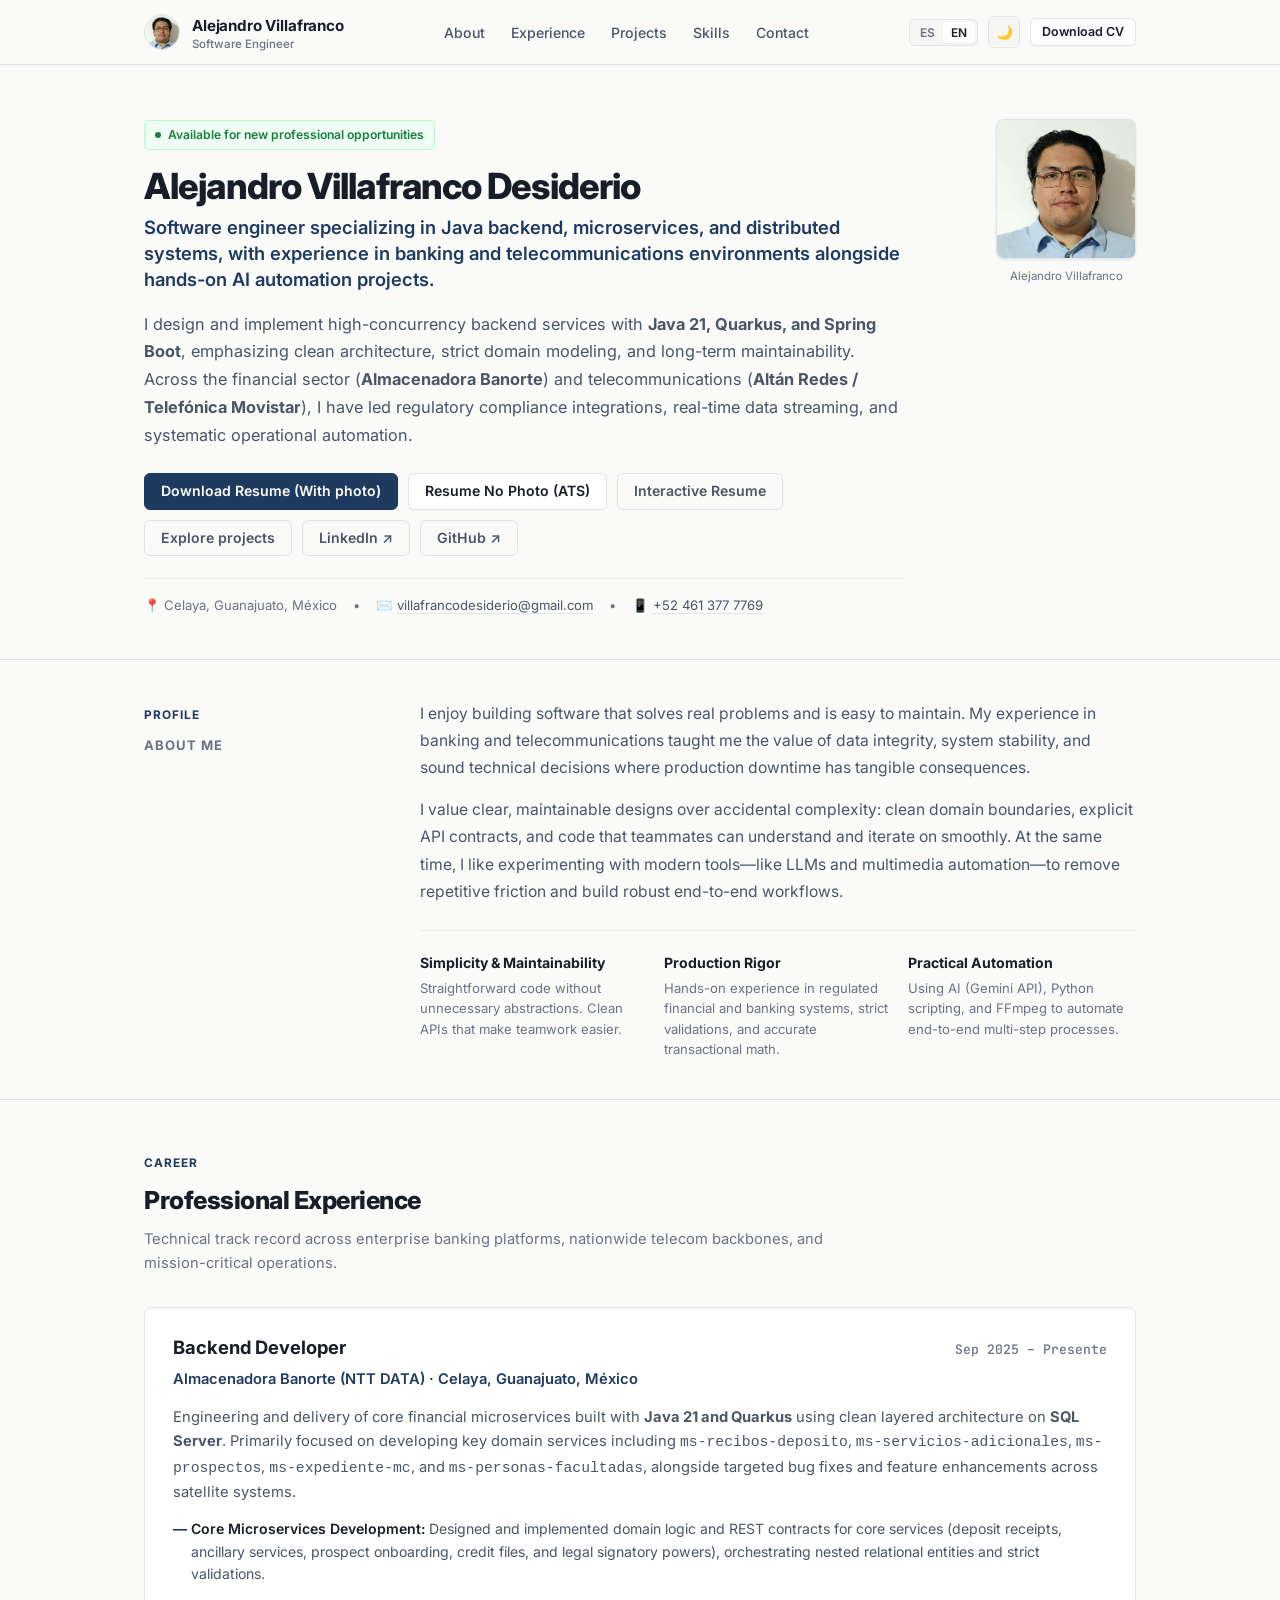
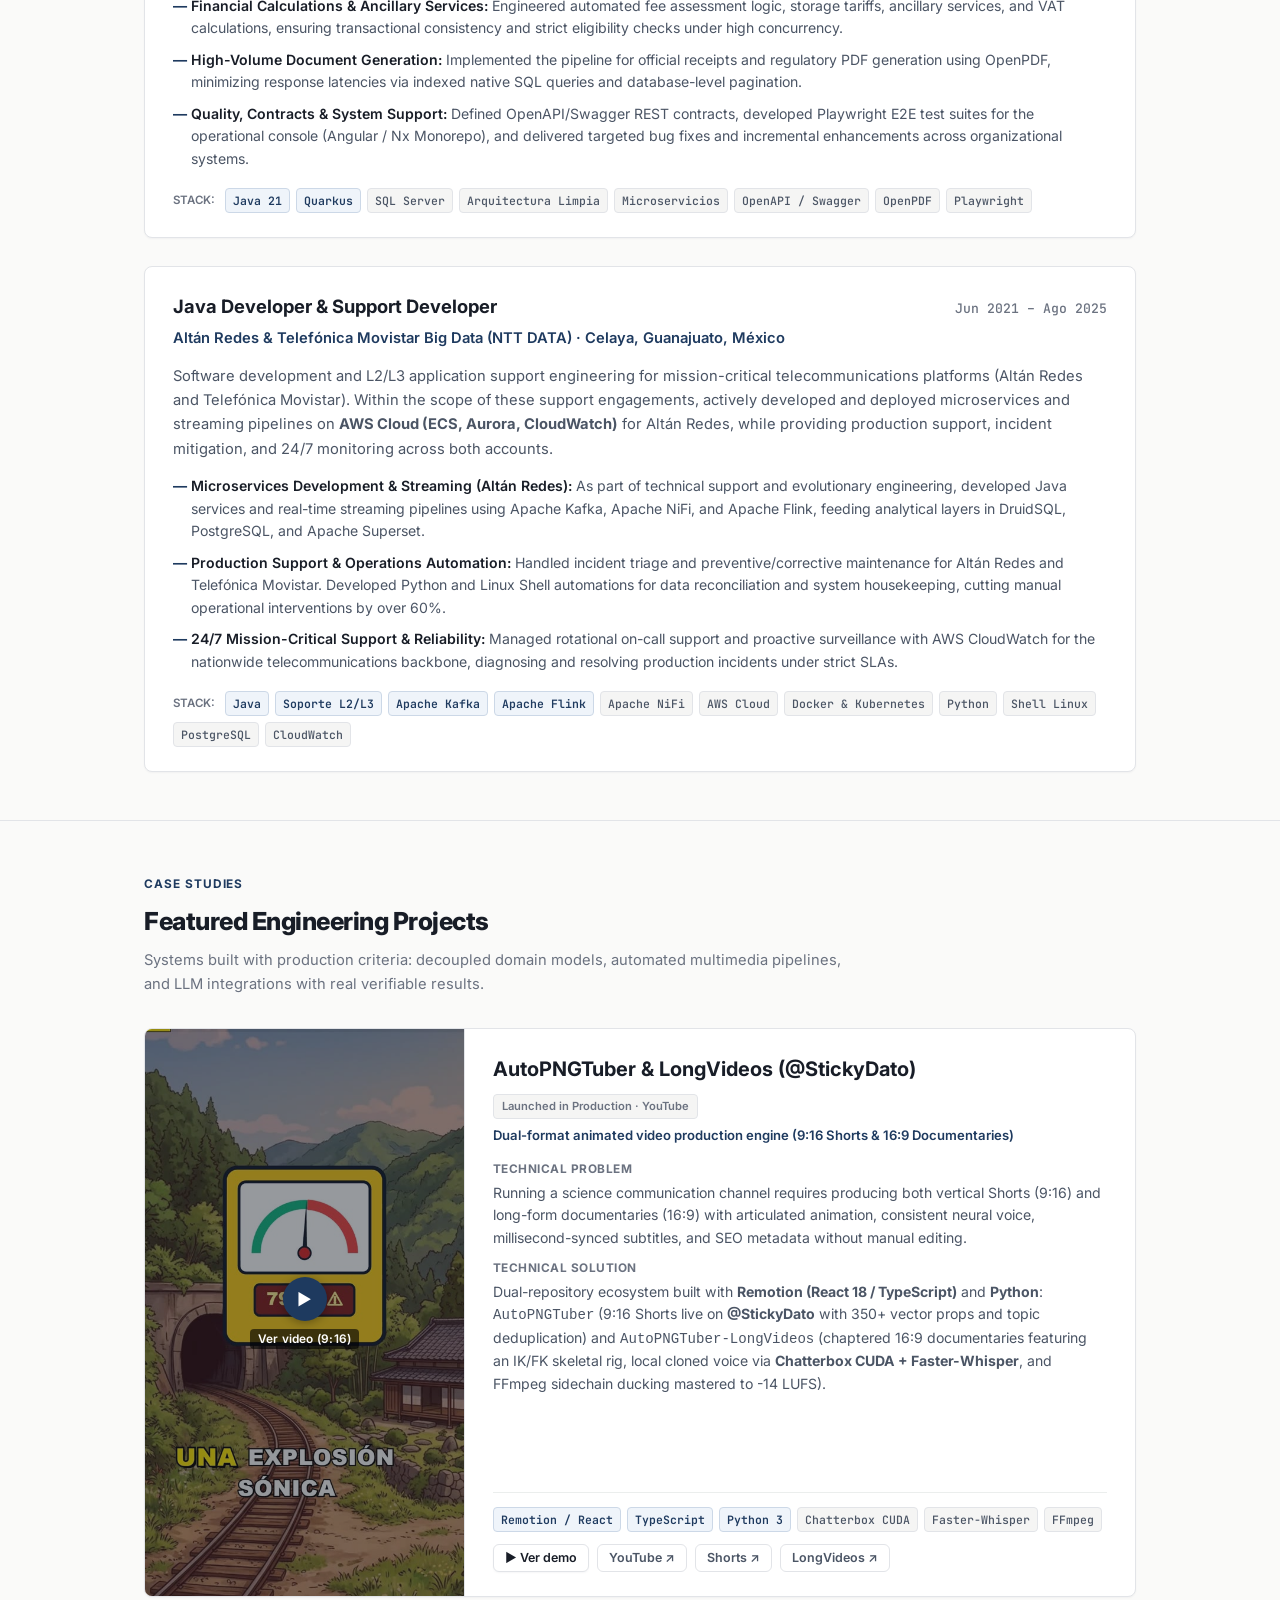
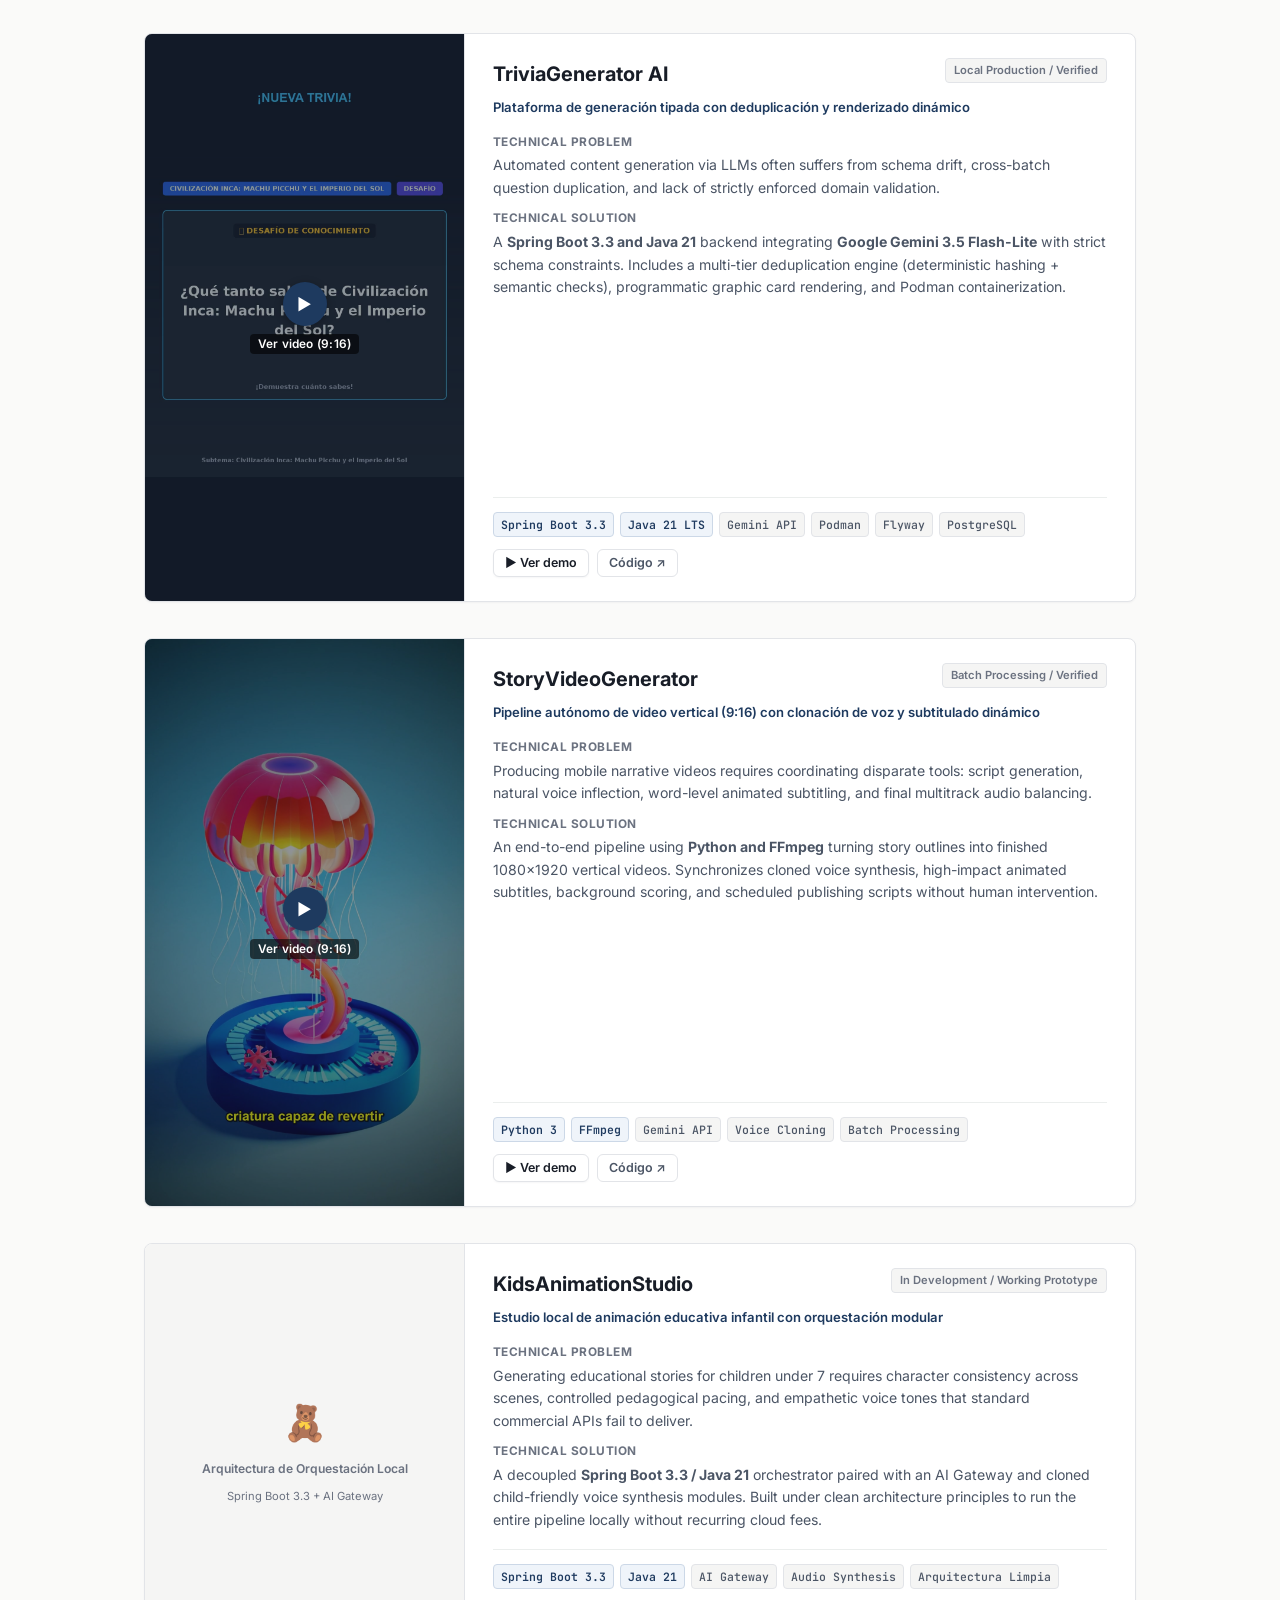
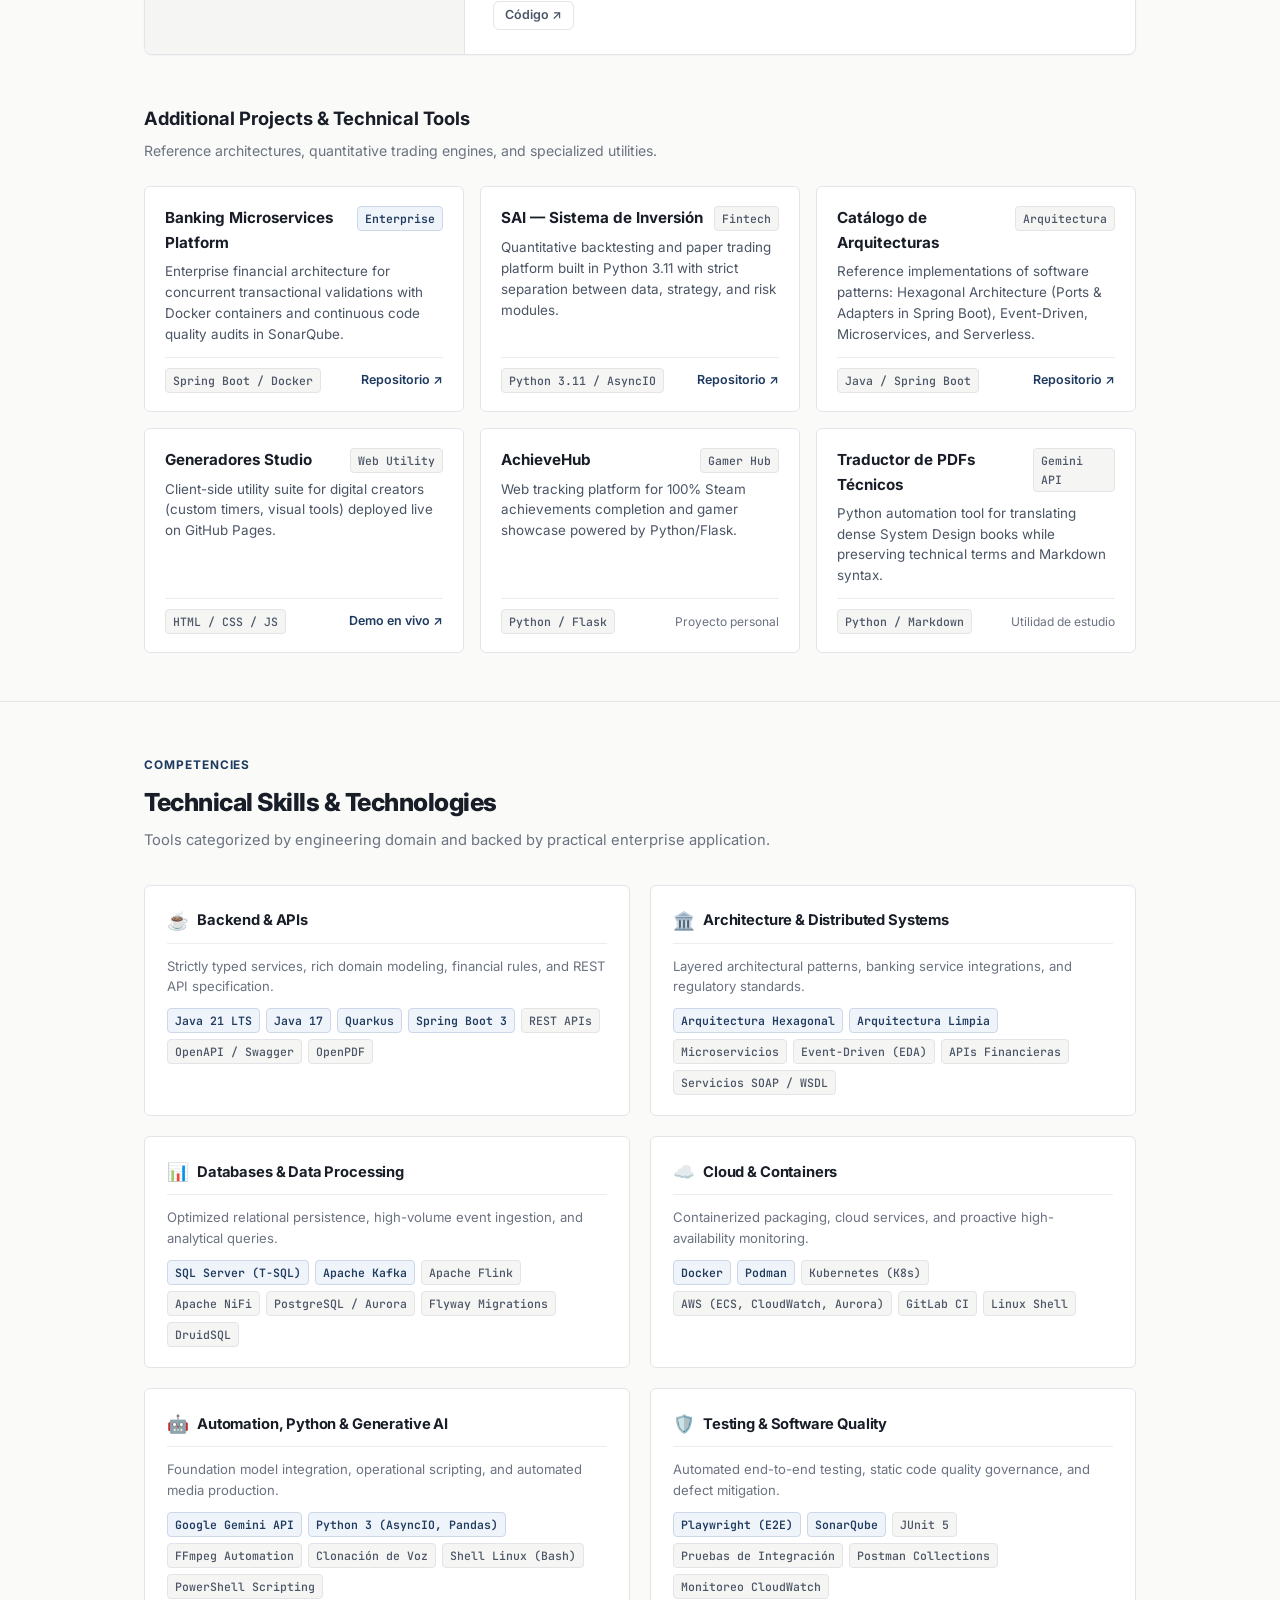
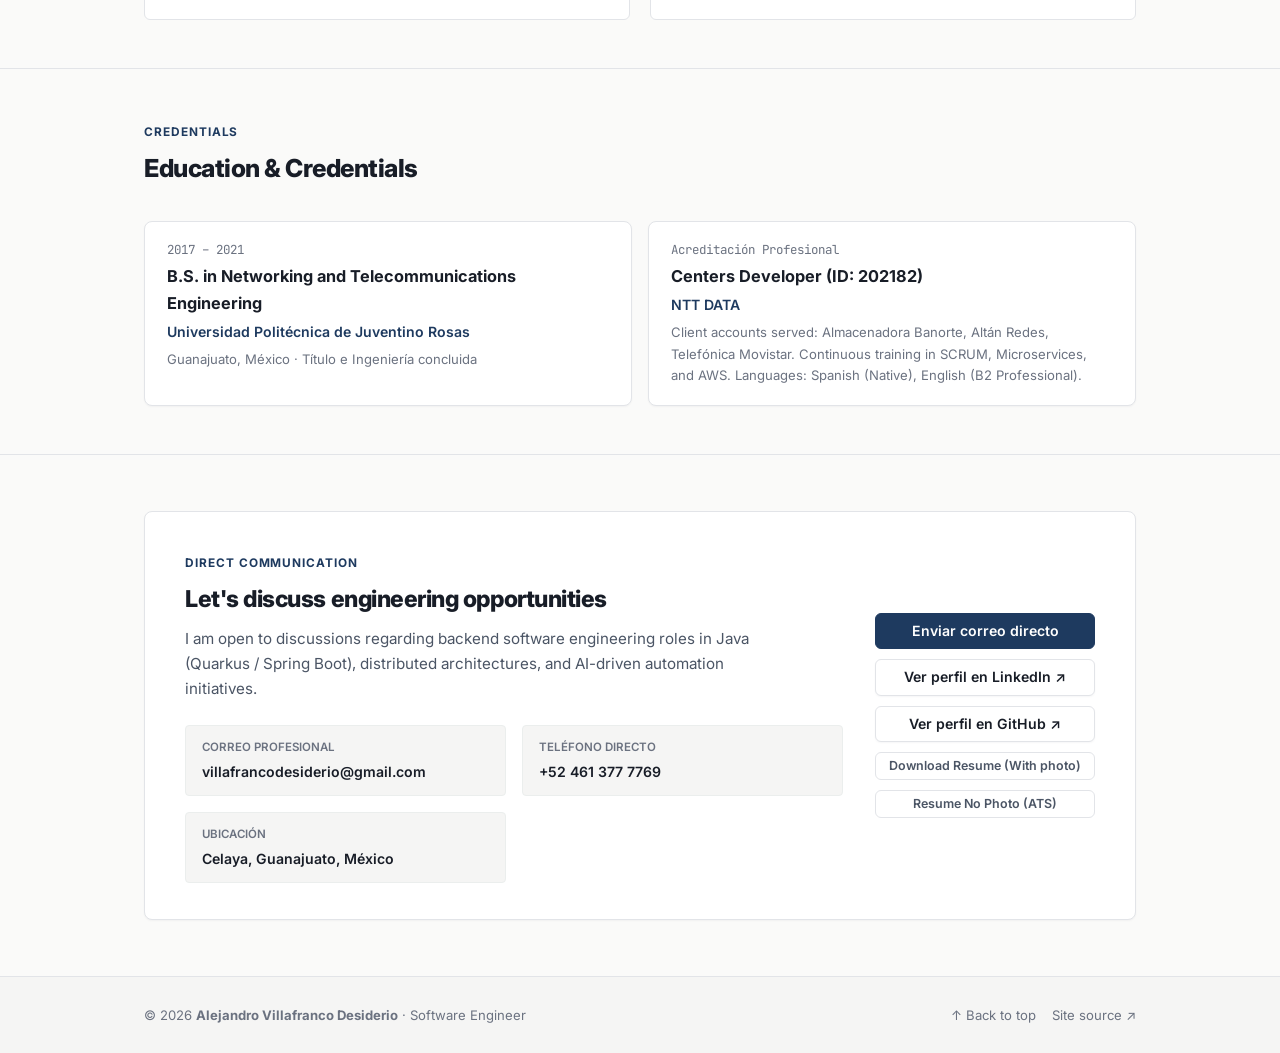
<file: en.html>
<!DOCTYPE html>
<html lang="en">
<head>
  <meta charset="UTF-8">
  <meta http-equiv="refresh" content="0; url=index.html?lang=en">
  <script>
    localStorage.setItem('site_lang', 'en');
    window.location.replace("index.html?lang=en");
  </script>
  <title>Alejandro Villafranco Desiderio | Software Engineer</title>
</head>
<body style="background:#fafaf9; color:#181d27; font-family:'Inter', sans-serif; padding:40px; text-align:center;">
  <p>Redirecting to English Portfolio... <a href="index.html?lang=en" style="color:#1e3a5f; font-weight:600;">Click here if not redirected</a>.</p>
</body>
</html>
</file>
<file: styles.css>
/* ==========================================================================
   ALEJANDRO VILLAFRANCO DESIDERIO — PORTFOLIO ESTILO EDITORIAL CORPORATIVO
   Arquitectura visual: Humana, Ejecutiva, Sobria y Técnicamente Sólida
   ========================================================================== */

:root {
  /* Paleta Editorial Corporativa (Modo Claro Cálido por Defecto) */
  --bg-primary: #fafaf9;
  --bg-surface: #ffffff;
  --bg-subtle: #f5f5f4;
  --bg-muted: #e7e5e4;
  --border-color: #e2e4e8;
  --border-subtle: #ebeeed;
  --border-focus: #1e3a5f;

  --text-primary: #181d27;
  --text-secondary: #4b5565;
  --text-muted: #6b7280;
  --text-inverse: #ffffff;

  /* Acento Único Sobrio: Azul Institucional Desaturado */
  --accent: #1e3a5f;
  --accent-hover: #152942;
  --accent-light: #eff4fa;
  --accent-border: #ccd8e7;

  /* Acento secundario funcional (estados / badges técnicos discretos) */
  --status-active: #15803d;
  --status-active-bg: #f0fdf4;
  --status-active-border: #bbf7d0;

  /* Elevaciones sutiles (sin sombras pesadas) */
  --shadow-xs: 0 1px 2px rgba(16, 24, 40, 0.04);
  --shadow-sm: 0 1px 3px rgba(16, 24, 40, 0.06), 0 1px 2px rgba(16, 24, 40, 0.03);
  --shadow-md: 0 4px 12px -2px rgba(16, 24, 40, 0.06), 0 2px 4px -2px rgba(16, 24, 40, 0.03);

  --radius-xs: 4px;
  --radius-sm: 6px;
  --radius-md: 8px;
  --radius-lg: 12px;

  --font-sans: 'Inter', -apple-system, BlinkMacSystemFont, "Segoe UI", Roboto, "Helvetica Neue", Arial, sans-serif;
  --font-mono: "JetBrains Mono", Consolas, "Liberation Mono", Menlo, monospace;
  --transition: all 0.18s ease-in-out;
  --container-max: 1040px;
  --content-narrow: 720px;
}

[data-theme="dark"] {
  /* Modo Oscuro Editorial Cálido (Carbón y pizarra, sin neones) */
  --bg-primary: #11141a;
  --bg-surface: #171b23;
  --bg-subtle: #1e232e;
  --bg-muted: #272d3b;
  --border-color: #272e3d;
  --border-subtle: #1e2430;
  --border-focus: #5b8ec9;

  --text-primary: #f2f4f8;
  --text-secondary: #a2abb9;
  --text-muted: #6d7889;
  --text-inverse: #11141a;

  --accent: #4a7ab5;
  --accent-hover: #6291cc;
  --accent-light: #162436;
  --accent-border: #233a57;

  --status-active: #4ade80;
  --status-active-bg: #0f2316;
  --status-active-border: #1a4225;

  --shadow-xs: 0 1px 2px rgba(0, 0, 0, 0.25);
  --shadow-sm: 0 1px 3px rgba(0, 0, 0, 0.35);
  --shadow-md: 0 4px 12px rgba(0, 0, 0, 0.45);
}

/* ================= Reset & Base ================= */
*, *::before, *::after {
  box-sizing: border-box;
  margin: 0;
  padding: 0;
}

html {
  font-family: var(--font-sans);
  background-color: var(--bg-primary);
  color: var(--text-primary);
  scroll-behavior: smooth;
  line-height: 1.65;
  -webkit-font-smoothing: antialiased;
  -moz-osx-font-smoothing: grayscale;
}

/* Bilingual switcher mechanics */
html[lang="es"] .lang-en { display: none !important; }
html[lang="en"] .lang-es { display: none !important; }

body {
  min-height: 100vh;
  display: flex;
  flex-direction: column;
  background-color: var(--bg-primary);
  color: var(--text-primary);
  transition: background-color 0.2s ease, color 0.2s ease;
  overflow-x: hidden;
}

a {
  color: inherit;
  text-decoration: none;
  transition: var(--transition);
}

img {
  max-width: 100%;
  height: auto;
  display: block;
}

button {
  font-family: inherit;
  cursor: pointer;
  border: none;
  background: none;
  color: inherit;
}

/* Contenedor Editorial */
.container {
  width: 100%;
  max-width: var(--container-max);
  margin: 0 auto;
  padding: 0 24px;
}

.content-narrow {
  max-width: var(--content-narrow);
}

/* Accesibilidad: Foco Visible */
:focus-visible {
  outline: 2px solid var(--border-focus);
  outline-offset: 3px;
  border-radius: var(--radius-xs);
}

/* ================= Navbar ================= */
.navbar {
  position: sticky;
  top: 0;
  z-index: 100;
  background: rgba(250, 250, 249, 0.94);
  backdrop-filter: blur(8px);
  -webkit-backdrop-filter: blur(8px);
  border-bottom: 1px solid var(--border-color);
  transition: var(--transition);
}

[data-theme="dark"] .navbar {
  background: rgba(17, 20, 26, 0.94);
}

.navbar-inner {
  display: flex;
  align-items: center;
  justify-content: space-between;
  height: 64px;
}

.nav-brand {
  display: flex;
  align-items: center;
  gap: 12px;
}

.nav-avatar {
  width: 36px;
  height: 36px;
  border-radius: 50%;
  border: 1px solid var(--border-color);
  object-fit: cover;
  background-color: var(--bg-subtle);
}

.nav-brand-text {
  display: flex;
  flex-direction: column;
}

.nav-brand-name {
  font-weight: 700;
  font-size: 0.95rem;
  letter-spacing: -0.01em;
  color: var(--text-primary);
}

.nav-brand-role {
  font-size: 0.72rem;
  color: var(--text-muted);
  font-weight: 500;
  line-height: 1.1;
}

.nav-links {
  display: flex;
  align-items: center;
  gap: 22px;
  list-style: none;
}

.nav-link {
  font-size: 0.88rem;
  font-weight: 500;
  color: var(--text-secondary);
  padding: 6px 2px;
  position: relative;
}

.nav-link:hover {
  color: var(--text-primary);
}

.nav-actions {
  display: flex;
  align-items: center;
  gap: 10px;
}

/* Selector de Idioma Sobrio */
.lang-switcher {
  display: inline-flex;
  background: var(--bg-subtle);
  border: 1px solid var(--border-color);
  border-radius: var(--radius-sm);
  padding: 2px;
}

.lang-btn {
  font-size: 0.75rem;
  font-weight: 600;
  padding: 3px 8px;
  border-radius: var(--radius-xs);
  color: var(--text-muted);
  transition: var(--transition);
}

.lang-btn.active {
  background: var(--bg-surface);
  color: var(--text-primary);
  box-shadow: var(--shadow-xs);
}

/* Alternador de Tema */
.theme-btn {
  display: inline-flex;
  align-items: center;
  justify-content: center;
  width: 32px;
  height: 32px;
  border-radius: var(--radius-sm);
  background: var(--bg-subtle);
  border: 1px solid var(--border-color);
  color: var(--text-secondary);
  font-size: 0.85rem;
  transition: var(--transition);
}

.theme-btn:hover {
  color: var(--text-primary);
  border-color: var(--text-muted);
}

/* ================= Botones Ejecutivos ================= */
.btn {
  display: inline-flex;
  align-items: center;
  justify-content: center;
  gap: 7px;
  font-size: 0.88rem;
  font-weight: 600;
  padding: 8px 16px;
  border-radius: var(--radius-sm);
  transition: var(--transition);
  white-space: nowrap;
  line-height: 1.3;
}

.btn-primary {
  background: var(--accent);
  color: #ffffff;
  border: 1px solid var(--accent);
}

.btn-primary:hover {
  background: var(--accent-hover);
  border-color: var(--accent-hover);
  color: #ffffff;
}

.btn-secondary {
  background: var(--bg-surface);
  color: var(--text-primary);
  border: 1px solid var(--border-color);
  box-shadow: var(--shadow-xs);
}

.btn-secondary:hover {
  background: var(--bg-subtle);
  border-color: var(--text-muted);
}

.btn-outline {
  background: transparent;
  color: var(--text-secondary);
  border: 1px solid var(--border-color);
}

.btn-outline:hover {
  color: var(--text-primary);
  border-color: var(--text-muted);
  background: var(--bg-subtle);
}

.btn-sm {
  padding: 5px 11px;
  font-size: 0.78rem;
}

/* ================= Hero Editorial ================= */
.hero {
  padding: 54px 0 42px;
  border-bottom: 1px solid var(--border-color);
}

.hero-layout {
  display: grid;
  grid-template-columns: 1fr auto;
  gap: 40px;
  align-items: start;
}

.hero-main {
  max-width: 760px;
}

.status-indicator {
  display: inline-flex;
  align-items: center;
  gap: 7px;
  font-size: 0.76rem;
  font-weight: 600;
  padding: 4px 10px;
  border-radius: var(--radius-xs);
  background: var(--status-active-bg);
  color: var(--status-active);
  border: 1px solid var(--status-active-border);
  margin-bottom: 16px;
}

.status-dot {
  width: 6px;
  height: 6px;
  border-radius: 50%;
  background: var(--status-active);
}

.hero-name {
  font-size: 2.25rem;
  font-weight: 800;
  letter-spacing: -0.025em;
  line-height: 1.15;
  color: var(--text-primary);
  margin-bottom: 8px;
}

.hero-position {
  font-size: 1.15rem;
  font-weight: 600;
  color: var(--accent);
  line-height: 1.4;
  margin-bottom: 18px;
}

.hero-summary {
  font-size: 1.02rem;
  color: var(--text-secondary);
  line-height: 1.7;
  margin-bottom: 24px;
}

.hero-actions {
  display: flex;
  flex-wrap: wrap;
  align-items: center;
  gap: 10px;
  margin-bottom: 22px;
}

.hero-meta-strip {
  display: flex;
  flex-wrap: wrap;
  align-items: center;
  gap: 16px;
  font-size: 0.82rem;
  color: var(--text-muted);
  border-top: 1px solid var(--border-subtle);
  padding-top: 16px;
}

.hero-meta-item {
  display: inline-flex;
  align-items: center;
  gap: 5px;
}

.hero-meta-item a {
  color: var(--text-secondary);
  text-decoration: underline;
  text-decoration-color: var(--border-color);
  text-underline-offset: 3px;
}

.hero-meta-item a:hover {
  color: var(--accent);
  text-decoration-color: var(--accent);
}

.hero-photo-aside {
  display: flex;
  flex-direction: column;
  align-items: center;
}

.hero-photo {
  width: 140px;
  height: 140px;
  border-radius: var(--radius-md);
  object-fit: cover;
  border: 1px solid var(--border-color);
  background-color: var(--bg-subtle);
  box-shadow: var(--shadow-sm);
}

.hero-photo-caption {
  font-size: 0.72rem;
  color: var(--text-muted);
  margin-top: 8px;
  text-align: center;
}

/* ================= Resumen de Perfil / Sobre Mí ================= */
.about-section {
  padding: 40px 0;
  border-bottom: 1px solid var(--border-color);
}

.about-grid {
  display: grid;
  grid-template-columns: 240px 1fr;
  gap: 36px;
}

.section-label-col h2 {
  font-size: 0.82rem;
  font-weight: 700;
  text-transform: uppercase;
  letter-spacing: 0.08em;
  color: var(--text-muted);
  margin-top: 4px;
}

.about-content p {
  font-size: 0.98rem;
  color: var(--text-secondary);
  line-height: 1.75;
  margin-bottom: 14px;
}

.about-content p:last-child {
  margin-bottom: 0;
}

/* Pilares / Enfoque de ingeniería */
.pillars-grid {
  display: grid;
  grid-template-columns: repeat(3, 1fr);
  gap: 16px;
  margin-top: 24px;
  padding-top: 20px;
  border-top: 1px solid var(--border-subtle);
}

.pillar-item h3 {
  font-size: 0.88rem;
  font-weight: 700;
  color: var(--text-primary);
  margin-bottom: 4px;
}

.pillar-item p {
  font-size: 0.82rem !important;
  color: var(--text-muted) !important;
  line-height: 1.55 !important;
}

/* ================= Secciones Generales ================= */
.section {
  padding: 48px 0;
  border-bottom: 1px solid var(--border-color);
}

.section-header {
  margin-bottom: 32px;
}

.section-tag {
  display: inline-block;
  font-size: 0.74rem;
  font-weight: 700;
  text-transform: uppercase;
  letter-spacing: 0.08em;
  color: var(--accent);
  margin-bottom: 6px;
}

.section-title {
  font-size: 1.55rem;
  font-weight: 800;
  letter-spacing: -0.02em;
  color: var(--text-primary);
  margin-bottom: 6px;
}

.section-lead {
  font-size: 0.92rem;
  color: var(--text-muted);
  max-width: var(--content-narrow);
}

/* ================= Experiencia Profesional ================= */
.experience-list {
  display: flex;
  flex-direction: column;
  gap: 28px;
}

.exp-entry {
  background: var(--bg-surface);
  border: 1px solid var(--border-color);
  border-radius: var(--radius-md);
  padding: 24px 28px;
  box-shadow: var(--shadow-xs);
  transition: var(--transition);
}

.exp-entry:hover {
  border-color: var(--border-focus);
}

.exp-top {
  display: flex;
  justify-content: space-between;
  align-items: baseline;
  flex-wrap: wrap;
  gap: 8px;
  margin-bottom: 4px;
}

.exp-role-title {
  font-size: 1.15rem;
  font-weight: 700;
  color: var(--text-primary);
}

.exp-period {
  font-size: 0.82rem;
  font-family: var(--font-mono);
  color: var(--text-muted);
  font-weight: 500;
}

.exp-organization {
  font-size: 0.92rem;
  font-weight: 600;
  color: var(--accent);
  margin-bottom: 14px;
}

.exp-summary-text {
  font-size: 0.92rem;
  color: var(--text-secondary);
  line-height: 1.65;
  margin-bottom: 14px;
}

.exp-contributions {
  list-style: none;
  display: flex;
  flex-direction: column;
  gap: 9px;
  margin-bottom: 18px;
}

.exp-contributions li {
  position: relative;
  padding-left: 18px;
  font-size: 0.88rem;
  color: var(--text-secondary);
  line-height: 1.6;
}

.exp-contributions li::before {
  content: "—";
  position: absolute;
  left: 0;
  color: var(--accent);
  font-weight: 700;
}

.exp-contributions li strong {
  color: var(--text-primary);
  font-weight: 600;
}

/* Tecnologías / Tags discretos */
.tag-list {
  display: flex;
  flex-wrap: wrap;
  gap: 6px;
  align-items: center;
}

.tag-label {
  font-size: 0.72rem;
  font-weight: 600;
  text-transform: uppercase;
  color: var(--text-muted);
  margin-right: 4px;
}

.tag {
  font-size: 0.72rem;
  font-family: var(--font-mono);
  font-weight: 500;
  padding: 2px 7px;
  border-radius: var(--radius-xs);
  background: var(--bg-subtle);
  color: var(--text-secondary);
  border: 1px solid var(--border-color);
}

.tag-accent {
  background: var(--accent-light);
  color: var(--accent);
  border-color: var(--accent-border);
  font-weight: 600;
}

/* ================= Proyectos Destacados (Casos de Ingeniería) ================= */
.featured-cases {
  display: flex;
  flex-direction: column;
  gap: 36px;
}

.case-card {
  background: var(--bg-surface);
  border: 1px solid var(--border-color);
  border-radius: var(--radius-md);
  overflow: hidden;
  box-shadow: var(--shadow-xs);
  display: grid;
  grid-template-columns: 320px 1fr;
  transition: var(--transition);
}

.case-card:hover {
  border-color: var(--border-focus);
  box-shadow: var(--shadow-sm);
}

/* Demostración Visual Auténtica */
.case-preview {
  position: relative;
  background-color: var(--bg-subtle);
  border-right: 1px solid var(--border-color);
  display: flex;
  align-items: center;
  justify-content: center;
  overflow: hidden;
  min-height: 280px;
}

.case-preview img {
  width: 100%;
  height: 100%;
  object-fit: cover;
}

.case-preview-placeholder {
  width: 100%;
  height: 100%;
  min-height: 280px;
  display: flex;
  flex-direction: column;
  align-items: center;
  justify-content: center;
  gap: 8px;
  padding: 20px;
  text-align: center;
  background: var(--bg-subtle);
  color: var(--text-muted);
}

.case-preview-icon {
  font-size: 2.2rem;
  opacity: 0.85;
}

.case-preview-note {
  font-size: 0.76rem;
  font-weight: 600;
}

.case-video-trigger {
  position: absolute;
  inset: 0;
  display: flex;
  flex-direction: column;
  align-items: center;
  justify-content: center;
  gap: 8px;
  background: rgba(24, 29, 39, 0.45);
  color: #ffffff;
  transition: var(--transition);
}

.case-video-trigger:hover {
  background: rgba(24, 29, 39, 0.6);
}

.play-badge {
  width: 44px;
  height: 44px;
  border-radius: 50%;
  background: var(--accent);
  display: flex;
  align-items: center;
  justify-content: center;
  color: #ffffff;
  font-size: 1rem;
  box-shadow: 0 2px 8px rgba(0, 0, 0, 0.3);
  transition: transform 0.15s ease;
}

.case-video-trigger:hover .play-badge {
  transform: scale(1.08);
}

.play-text {
  font-size: 0.74rem;
  font-weight: 600;
  letter-spacing: 0.02em;
  background: rgba(0, 0, 0, 0.6);
  padding: 3px 8px;
  border-radius: var(--radius-xs);
}

/* Cuerpo del Caso */
.case-content {
  padding: 24px 28px;
  display: flex;
  flex-direction: column;
}

.case-header {
  display: flex;
  justify-content: space-between;
  align-items: flex-start;
  flex-wrap: wrap;
  gap: 8px;
  margin-bottom: 6px;
}

.case-title {
  font-size: 1.25rem;
  font-weight: 700;
  color: var(--text-primary);
}

.status-badge {
  font-size: 0.7rem;
  font-weight: 600;
  padding: 2px 8px;
  border-radius: var(--radius-xs);
  border: 1px solid var(--border-color);
  background: var(--bg-subtle);
  color: var(--text-muted);
}

.case-subtitle {
  font-size: 0.82rem;
  font-weight: 600;
  color: var(--accent);
  margin-bottom: 14px;
}

.case-blocks {
  display: flex;
  flex-direction: column;
  gap: 10px;
  margin-bottom: 18px;
}

.case-block-label {
  font-size: 0.74rem;
  font-weight: 700;
  text-transform: uppercase;
  letter-spacing: 0.04em;
  color: var(--text-muted);
  margin-bottom: 2px;
}

.case-block-text {
  font-size: 0.88rem;
  color: var(--text-secondary);
  line-height: 1.6;
}

.case-footer {
  margin-top: auto;
  padding-top: 14px;
  border-top: 1px solid var(--border-subtle);
  display: flex;
  justify-content: space-between;
  align-items: center;
  flex-wrap: wrap;
  gap: 12px;
}

.case-actions {
  display: flex;
  flex-wrap: wrap;
  gap: 8px;
}

/* ================= Proyectos Secundarios ================= */
.secondary-projects-grid {
  display: grid;
  grid-template-columns: repeat(auto-fill, minmax(290px, 1fr));
  gap: 16px;
  margin-top: 24px;
}

.sec-card {
  background: var(--bg-surface);
  border: 1px solid var(--border-color);
  border-radius: var(--radius-sm);
  padding: 18px 20px;
  display: flex;
  flex-direction: column;
  transition: var(--transition);
}

.sec-card:hover {
  border-color: var(--border-focus);
}

.sec-card-header {
  display: flex;
  justify-content: space-between;
  align-items: baseline;
  margin-bottom: 6px;
}

.sec-card-title {
  font-size: 0.95rem;
  font-weight: 700;
  color: var(--text-primary);
}

.sec-card-desc {
  font-size: 0.84rem;
  color: var(--text-secondary);
  line-height: 1.55;
  margin-bottom: 12px;
  flex: 1;
}

.sec-card-footer {
  display: flex;
  justify-content: space-between;
  align-items: center;
  padding-top: 10px;
  border-top: 1px solid var(--border-subtle);
  font-size: 0.78rem;
}

.sec-card-link {
  font-weight: 600;
  color: var(--accent);
}

.sec-card-link:hover {
  text-decoration: underline;
}

/* ================= Habilidades Técnicas (6 Grupos Estructurados) ================= */
.skills-grid-6 {
  display: grid;
  grid-template-columns: repeat(2, 1fr);
  gap: 20px;
}

.skill-category-card {
  background: var(--bg-surface);
  border: 1px solid var(--border-color);
  border-radius: var(--radius-sm);
  padding: 20px 22px;
}

.skill-cat-header {
  display: flex;
  align-items: center;
  gap: 8px;
  margin-bottom: 12px;
  padding-bottom: 8px;
  border-bottom: 1px solid var(--border-subtle);
}

.skill-cat-title {
  font-size: 0.92rem;
  font-weight: 700;
  color: var(--text-primary);
  letter-spacing: -0.01em;
}

.skill-cat-description {
  font-size: 0.82rem;
  color: var(--text-muted);
  line-height: 1.55;
  margin-bottom: 12px;
}

.skill-pills-wrap {
  display: flex;
  flex-wrap: wrap;
  gap: 6px;
}

/* ================= Contacto & Cierre ================= */
.contact-section {
  padding: 56px 0;
  border-bottom: none;
}

.contact-card {
  background: var(--bg-surface);
  border: 1px solid var(--border-color);
  border-radius: var(--radius-md);
  padding: 36px 40px;
  box-shadow: var(--shadow-xs);
  display: grid;
  grid-template-columns: 1fr auto;
  gap: 32px;
  align-items: center;
}

.contact-headline {
  font-size: 1.45rem;
  font-weight: 800;
  letter-spacing: -0.02em;
  color: var(--text-primary);
  margin-bottom: 8px;
}

.contact-text {
  font-size: 0.95rem;
  color: var(--text-secondary);
  line-height: 1.65;
  max-width: 600px;
}

.contact-actions-vertical {
  display: flex;
  flex-direction: column;
  gap: 10px;
  min-width: 220px;
}

.contact-details-grid {
  display: grid;
  grid-template-columns: repeat(auto-fit, minmax(220px, 1fr));
  gap: 16px;
  margin-top: 24px;
}

.contact-detail-box {
  background: var(--bg-subtle);
  border: 1px solid var(--border-subtle);
  border-radius: var(--radius-xs);
  padding: 12px 16px;
}

.contact-detail-label {
  font-size: 0.72rem;
  font-weight: 600;
  text-transform: uppercase;
  color: var(--text-muted);
  margin-bottom: 3px;
}

.contact-detail-value {
  font-size: 0.88rem;
  font-weight: 600;
  color: var(--text-primary);
}

.contact-detail-value a:hover {
  color: var(--accent);
  text-decoration: underline;
}

/* ================= Footer ================= */
.footer {
  margin-top: auto;
  border-top: 1px solid var(--border-color);
  padding: 28px 0;
  font-size: 0.82rem;
  color: var(--text-muted);
  background: var(--bg-subtle);
}

.footer-inner {
  display: flex;
  justify-content: space-between;
  align-items: center;
  flex-wrap: wrap;
  gap: 14px;
}

.footer-nav {
  display: flex;
  gap: 16px;
}

.footer-nav a:hover {
  color: var(--text-primary);
}

/* ================= Video Modal ================= */
.modal-overlay {
  position: fixed;
  inset: 0;
  z-index: 1000;
  background: rgba(16, 20, 28, 0.8);
  backdrop-filter: blur(4px);
  display: none;
  align-items: center;
  justify-content: center;
  padding: 20px;
}

.modal-overlay.open {
  display: flex;
}

.modal-window {
  background: var(--bg-surface);
  border: 1px solid var(--border-color);
  border-radius: var(--radius-md);
  width: 100%;
  max-width: 420px;
  overflow: hidden;
  box-shadow: var(--shadow-md);
  position: relative;
  display: flex;
  flex-direction: column;
}

.modal-header {
  display: flex;
  align-items: center;
  justify-content: space-between;
  padding: 12px 16px;
  border-bottom: 1px solid var(--border-color);
  background: var(--bg-subtle);
}

.modal-title {
  font-size: 0.88rem;
  font-weight: 700;
  color: var(--text-primary);
}

.modal-close-btn {
  width: 28px;
  height: 28px;
  border-radius: var(--radius-xs);
  background: var(--bg-surface);
  border: 1px solid var(--border-color);
  color: var(--text-muted);
  display: flex;
  align-items: center;
  justify-content: center;
  font-size: 0.9rem;
  transition: var(--transition);
}

.modal-close-btn:hover {
  color: var(--text-primary);
  border-color: var(--text-muted);
}

.modal-video-container {
  width: 100%;
  background: #000000;
  aspect-ratio: 9 / 16;
  max-height: 72vh;
}

.modal-video-container video {
  width: 100%;
  height: 100%;
  object-fit: contain;
}

.modal-footer {
  padding: 10px 16px;
  font-size: 0.76rem;
  color: var(--text-muted);
  border-top: 1px solid var(--border-color);
  display: flex;
  justify-content: space-between;
  align-items: center;
  background: var(--bg-subtle);
}

/* ================= Media Queries & Responsive ================= */
@media (max-width: 900px) {
  .case-card {
    grid-template-columns: 1fr;
  }
  .case-preview {
    border-right: none;
    border-bottom: 1px solid var(--border-color);
    max-height: 240px;
  }
  .about-grid {
    grid-template-columns: 1fr;
    gap: 16px;
  }
  .pillars-grid {
    grid-template-columns: 1fr;
  }
  .skills-grid-6 {
    grid-template-columns: 1fr;
  }
  .contact-card {
    grid-template-columns: 1fr;
  }
}

@media (max-width: 720px) {
  .navbar-inner {
    height: auto;
    padding: 12px 0;
    flex-wrap: wrap;
    gap: 12px;
  }
  .nav-links {
    order: 3;
    width: 100%;
    justify-content: flex-start;
    gap: 16px;
    padding-top: 10px;
    border-top: 1px solid var(--border-color);
    overflow-x: auto;
  }
  .hero-layout {
    grid-template-columns: 1fr;
    gap: 24px;
  }
  .hero-photo-aside {
    order: -1;
    align-items: flex-start;
  }
  .hero-photo {
    width: 84px;
    height: 84px;
  }
  .hero-photo-caption {
    display: none;
  }
  .hero-name {
    font-size: 1.85rem;
  }
  .hero-position {
    font-size: 1.02rem;
  }
  .hero-actions {
    flex-direction: column;
    align-items: stretch;
  }
  .hero-actions .btn {
    width: 100%;
  }
}

/* Respeto a prefers-reduced-motion */
@media (prefers-reduced-motion: reduce) {
  *, *::before, *::after {
    animation-duration: 0.01ms !important;
    animation-iteration-count: 1 !important;
    transition-duration: 0.01ms !important;
    scroll-behavior: auto !important;
  }
}
</file>
